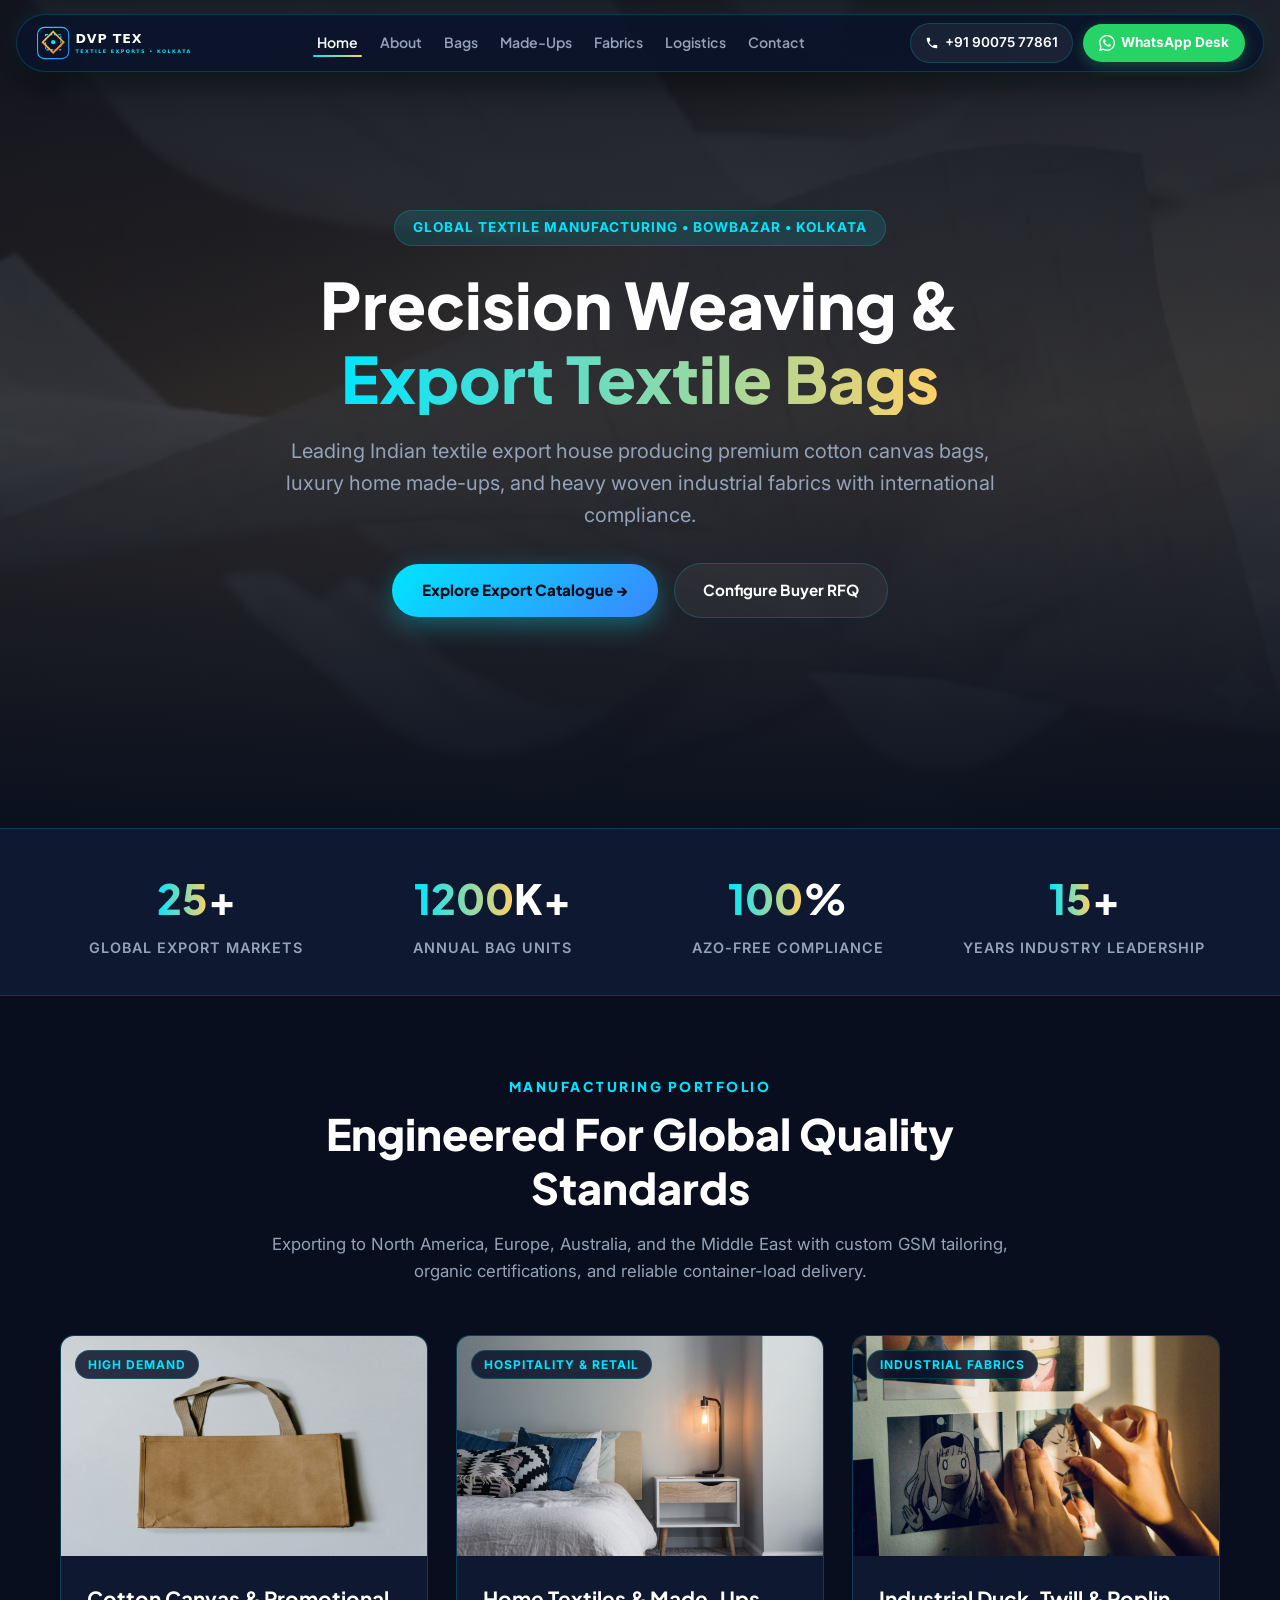
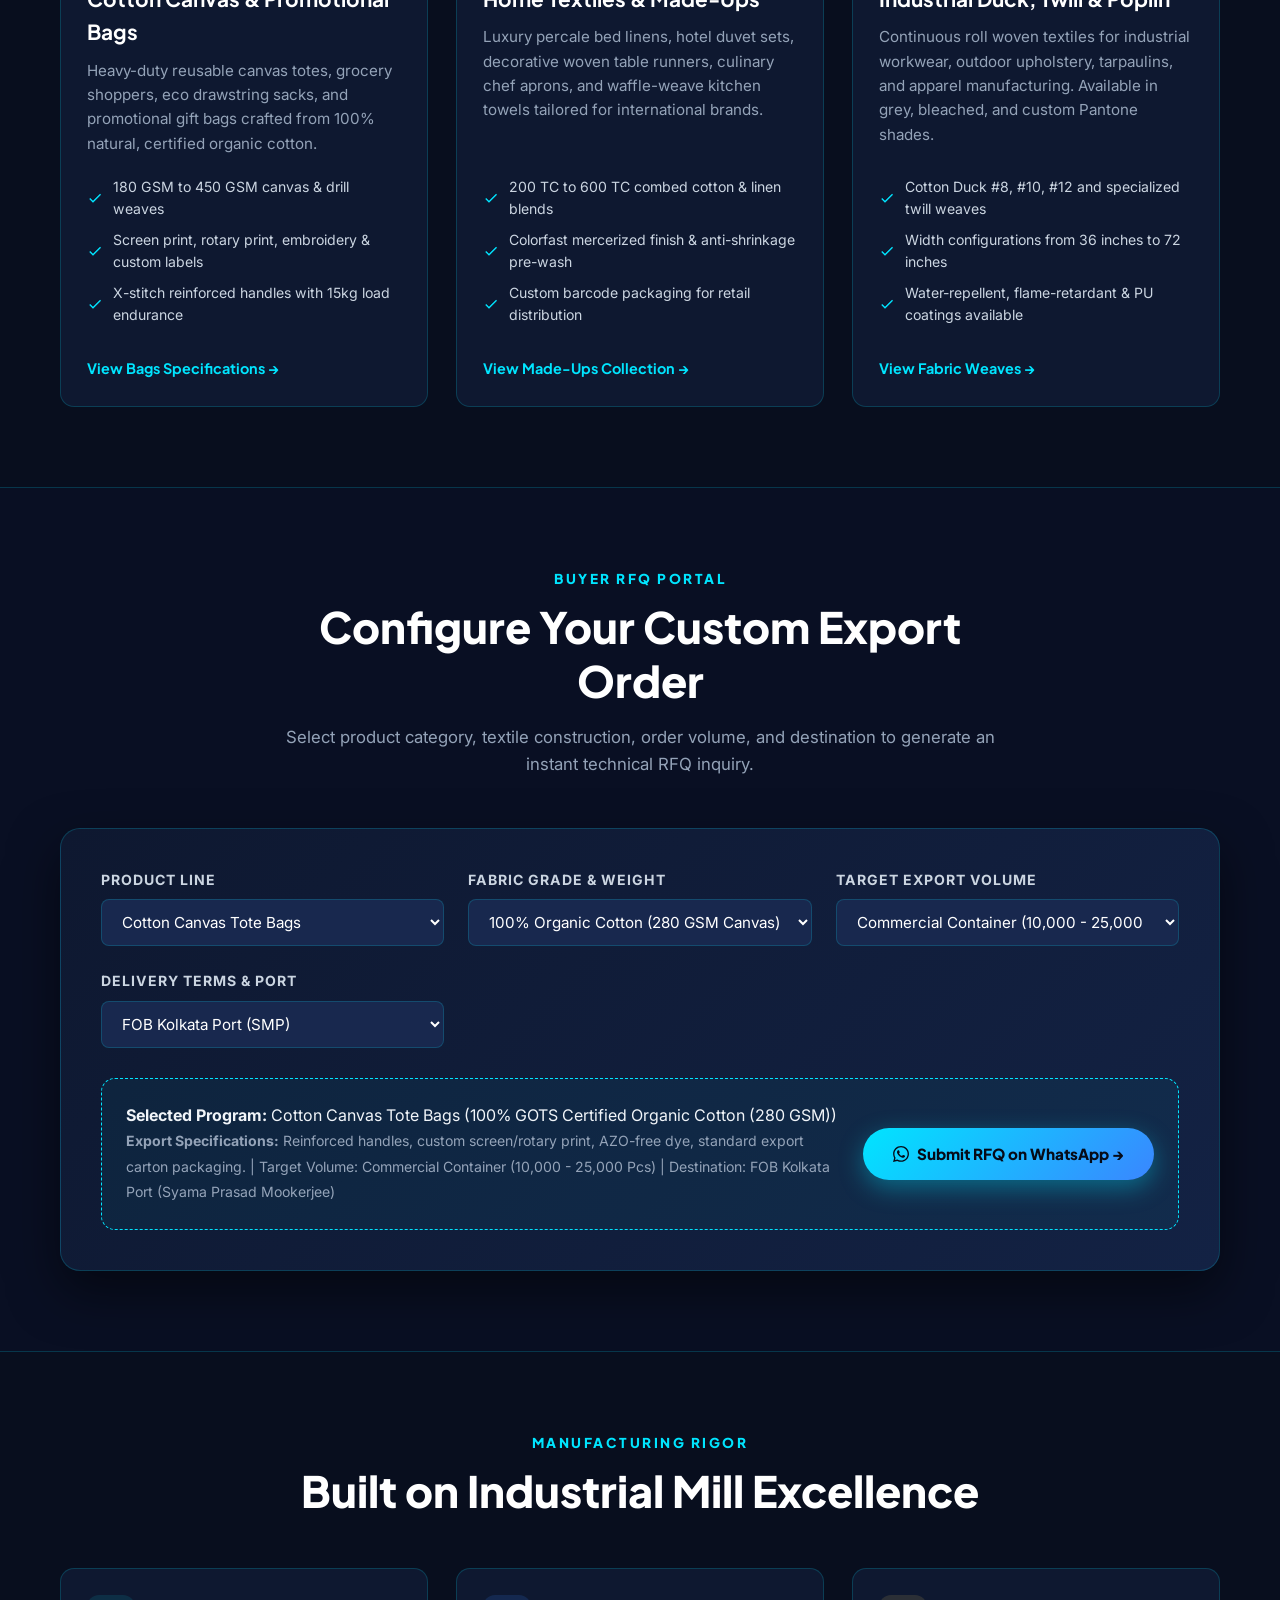
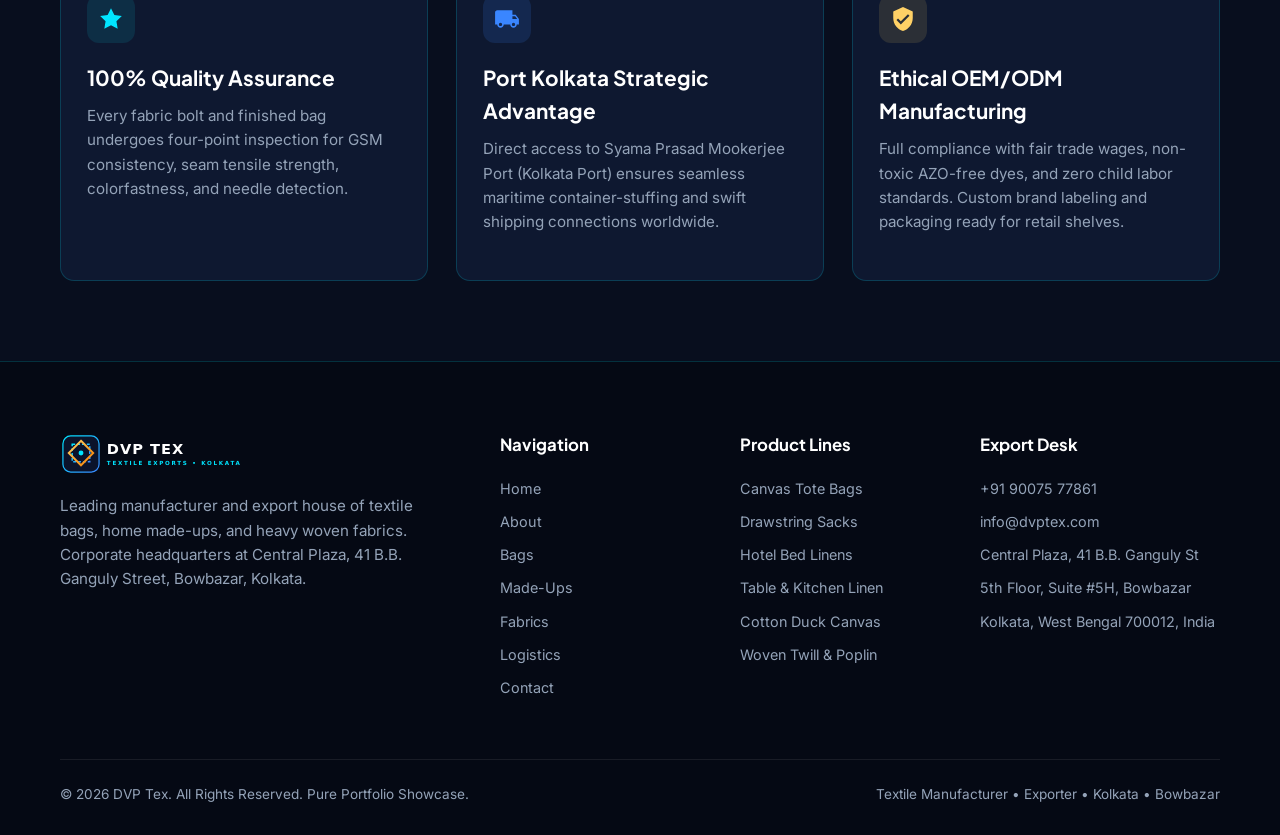
<file: index.html>
<!DOCTYPE html>
<html lang="en">
<head>
  <meta charset="UTF-8">
  <meta name="viewport" content="width=device-width, initial-scale=1.0">
  <title>DVP Tex | Manufacturer &amp; Exporter of Textile Bags, Made-Ups &amp; Fabrics Kolkata</title>
  <meta name="description" content="Premier textile manufacturer and export house in Bowbazar, Kolkata. Specializing in cotton canvas bags, home textile made-ups, woven duck/twill fabrics, and OEM/ODM global export solutions.">
  <link rel="icon" type="image/svg+xml" href="assets/images/favicon.svg">
  <link rel="icon" type="image/png" sizes="32x32" href="assets/images/favicon-32x32.png">
  <link rel="apple-touch-icon" href="assets/images/apple-touch-icon.png">
  <link rel="preconnect" href="https://fonts.googleapis.com">
  <link rel="preconnect" href="https://fonts.gstatic.com" crossorigin>
  <link href="https://fonts.googleapis.com/css2?family=Plus+Jakarta+Sans:wght@600;700;800;900&family=Inter:wght@400;500;600;700&display=swap" rel="stylesheet">
  <link rel="stylesheet" href="style.css">
</head>
<body>

  <!-- TheDivine Floating Pill Navbar -->
  <header class="nav-header-wrapper">
    <nav class="the-divine-nav" aria-label="Main Navigation">
      <a href="index.html" class="nav-brand">
        <img src="assets/images/logo.svg" alt="DVP Tex Logo">
      </a>
      <ul class="nav-links">
        <li><a href="index.html" class="nav-link active">Home</a></li>
        <li><a href="about.html" class="nav-link">About</a></li>
        <li><a href="bags.html" class="nav-link">Bags</a></li>
        <li><a href="made-ups.html" class="nav-link">Made-Ups</a></li>
        <li><a href="fabrics.html" class="nav-link">Fabrics</a></li>
        <li><a href="export.html" class="nav-link">Logistics</a></li>
        <li><a href="contact.html" class="nav-link">Contact</a></li>
      </ul>
      <div class="nav-actions">
        <a href="tel:+919007577861" class="btn-nav-call" title="Call DVP Tex">
          <svg width="14" height="14" viewBox="0 0 24 24" fill="currentColor"><path d="M20 15.5c-1.2 0-2.4-.2-3.6-.6-.3-.1-.7 0-1 .2l-2.2 2.2c-2.8-1.4-5.1-3.8-6.6-6.6l2.2-2.2c.3-.3.4-.7.2-1-.4-1.1-.6-2.3-.6-3.5 0-.6-.4-1-1-1H4c-.6 0-1 .4-1 1 0 9.4 7.6 17 17 17 .6 0 1-.4 1-1v-3.5c0-.6-.4-1-1-1z"/></svg>
          +91 90075 77861
        </a>
        <a href="https://wa.me/919007577861?text=Hello%20DVP%20Tex!%20We%20would%20like%20to%20inquire%20about%20your%20export%20textile%20catalogue." target="_blank" rel="noopener noreferrer" class="btn-nav-wa" title="WhatsApp Export Desk">
          <svg class="wa-icon-white" viewBox="0 0 24 24"><path d="M.057 24l1.687-6.163c-1.041-1.804-1.588-3.849-1.587-5.946.003-6.556 5.338-11.891 11.893-11.891 3.181.001 6.167 1.24 8.413 3.488 2.245 2.248 3.481 5.236 3.48 8.414-.003 6.557-5.338 11.892-11.893 11.892-1.99-.001-3.951-.5-5.688-1.448l-6.305 1.654zm6.597-3.807c1.676.995 3.276 1.591 5.392 1.592 5.448 0 9.886-4.434 9.889-9.885.002-5.462-4.415-9.89-9.881-9.892-5.452 0-9.887 4.434-9.889 9.884-.001 2.225.651 3.891 1.746 5.634l-.999 3.648 3.742-.981zm11.387-5.464c-.074-.124-.272-.198-.57-.347-.297-.149-1.758-.868-2.031-.967-.272-.099-.47-.149-.669.149-.198.297-.768.967-.941 1.165-.173.198-.347.223-.644.074-.297-.149-1.255-.462-2.39-1.475-.883-.788-1.48-1.761-1.653-2.059-.173-.297-.018-.458.13-.606.134-.133.297-.347.446-.521.151-.172.2-.296.3-.495.099-.198.05-.372-.025-.521-.075-.148-.669-1.611-.916-2.206-.242-.579-.487-.501-.669-.51l-.57-.01c-.198 0-.52.074-.792.372s-1.04 1.016-1.04 2.479 1.065 2.876 1.213 3.074c.149.198 2.095 3.2 5.076 4.487.709.306 1.263.489 1.694.626.712.226 1.36.194 1.872.118.571-.085 1.758-.719 2.006-1.413.248-.695.248-1.29.173-1.414z"/></svg>
        WhatsApp Desk
      </a>
      <button class="mobile-nav-toggle" aria-label="Toggle navigation">
        <svg width="24" height="24" viewBox="0 0 24 24" stroke="currentColor" stroke-width="2" fill="none"><path d="M4 6h16M4 12h16M4 18h16"/></svg>
      </button>
    </div>
  </nav>
</header>

<!-- Mobile Drawer -->
<div class="mobile-nav-drawer">
  <a href="index.html" class="nav-link active">Home</a>
  <a href="about.html" class="nav-link">About</a>
  <a href="bags.html" class="nav-link">Bags</a>
  <a href="made-ups.html" class="nav-link">Made-Ups</a>
  <a href="fabrics.html" class="nav-link">Fabrics</a>
  <a href="export.html" class="nav-link">Logistics</a>
  <a href="contact.html" class="nav-link">Contact</a>
</div>

<!-- Hero Section with Mandatory 16:9 Video -->
<section class="hero-wrapper">
  <video class="hero-video-bg" autoplay loop muted playsinline poster="assets/images/hero-poster.jpg">
    <source src="assets/videos/hero.mp4" type="video/mp4">
  </video>
  <div class="hero-overlay"></div>
  <div class="hero-content">
    <span class="hero-badge">Global Textile Manufacturing &bull; Bowbazar &bull; Kolkata</span>
    <h1 class="hero-title">
      Precision Weaving &amp;<br>
      <span class="typewriter-target">Export Textile Bags</span>
    </h1>
    <p class="hero-subtitle">
      Leading Indian textile export house producing premium cotton canvas bags, luxury home made-ups, and heavy woven industrial fabrics with international compliance.
    </p>
    <div class="hero-cta-group">
      <a href="bags.html" class="btn-primary">Explore Export Catalogue &rarr;</a>
      <a href="#rfq" class="btn-secondary">Configure Buyer RFQ</a>
    </div>
  </div>
</section>

<!-- Counter Telemetry Bar -->
<section class="counter-bar-wrapper">
  <div class="container">
    <div class="counter-grid">
      <div class="counter-item">
        <h3><span class="counter-val" data-target="25">0</span>+</h3>
        <p>Global Export Markets</p>
      </div>
      <div class="counter-item">
        <h3><span class="counter-val" data-target="1200">0</span>K+</h3>
        <p>Annual Bag Units</p>
      </div>
      <div class="counter-item">
        <h3><span class="counter-val" data-target="100">0</span>%</h3>
        <p>AZO-Free Compliance</p>
      </div>
      <div class="counter-item">
        <h3><span class="counter-val" data-target="15">0</span>+</h3>
        <p>Years Industry Leadership</p>
      </div>
    </div>
  </div>
</section>

<!-- Core Product Disciplines -->
<section class="section">
  <div class="container">
    <div class="section-header">
      <span class="section-subtitle">Manufacturing Portfolio</span>
      <h2 class="section-title">Engineered For Global Quality Standards</h2>
      <p class="section-desc">
        Exporting to North America, Europe, Australia, and the Middle East with custom GSM tailoring, organic certifications, and reliable container-load delivery.
      </p>
    </div>

    <div class="cards-grid">
      <!-- Product 1: Textile Bags -->
      <div class="card-luxury">
        <div class="card-img-wrap">
          <img src="assets/images/cotton-canvas-totes.jpg" alt="Export Cotton Canvas Bags" loading="lazy">
          <span class="card-badge">High Demand</span>
        </div>
        <div class="card-body">
          <h3 class="card-title">Cotton Canvas &amp; Promotional Bags</h3>
          <p class="card-desc">
            Heavy-duty reusable canvas totes, grocery shoppers, eco drawstring sacks, and promotional gift bags crafted from 100% natural, certified organic cotton.
          </p>
          <ul class="card-features">
            <li><svg viewBox="0 0 24 24"><path d="M9 16.17L4.83 12l-1.42 1.41L9 19 21 7l-1.41-1.41z"/></svg> 180 GSM to 450 GSM canvas &amp; drill weaves</li>
            <li><svg viewBox="0 0 24 24"><path d="M9 16.17L4.83 12l-1.42 1.41L9 19 21 7l-1.41-1.41z"/></svg> Screen print, rotary print, embroidery &amp; custom labels</li>
            <li><svg viewBox="0 0 24 24"><path d="M9 16.17L4.83 12l-1.42 1.41L9 19 21 7l-1.41-1.41z"/></svg> X-stitch reinforced handles with 15kg load endurance</li>
          </ul>
          <a href="bags.html" class="card-cta">View Bags Specifications &rarr;</a>
        </div>
      </div>

      <!-- Product 2: Home Made-Ups -->
      <div class="card-luxury">
        <div class="card-img-wrap">
          <img src="assets/images/luxury-bed-linens.jpg" alt="Home Textiles & Made-Ups" loading="lazy">
          <span class="card-badge">Hospitality &amp; Retail</span>
        </div>
        <div class="card-body">
          <h3 class="card-title">Home Textiles &amp; Made-Ups</h3>
          <p class="card-desc">
            Luxury percale bed linens, hotel duvet sets, decorative woven table runners, culinary chef aprons, and waffle-weave kitchen towels tailored for international brands.
          </p>
          <ul class="card-features">
            <li><svg viewBox="0 0 24 24"><path d="M9 16.17L4.83 12l-1.42 1.41L9 19 21 7l-1.41-1.41z"/></svg> 200 TC to 600 TC combed cotton &amp; linen blends</li>
            <li><svg viewBox="0 0 24 24"><path d="M9 16.17L4.83 12l-1.42 1.41L9 19 21 7l-1.41-1.41z"/></svg> Colorfast mercerized finish &amp; anti-shrinkage pre-wash</li>
            <li><svg viewBox="0 0 24 24"><path d="M9 16.17L4.83 12l-1.42 1.41L9 19 21 7l-1.41-1.41z"/></svg> Custom barcode packaging for retail distribution</li>
          </ul>
          <a href="made-ups.html" class="card-cta">View Made-Ups Collection &rarr;</a>
        </div>
      </div>

      <!-- Product 3: Woven Industrial Fabrics -->
      <div class="card-luxury">
        <div class="card-img-wrap">
          <img src="assets/images/organic-fabric-rolls.jpg" alt="Woven Duck Canvas & Twill Fabrics" loading="lazy">
          <span class="card-badge">Industrial Fabrics</span>
        </div>
        <div class="card-body">
          <h3 class="card-title">Industrial Duck, Twill &amp; Poplin</h3>
          <p class="card-desc">
            Continuous roll woven textiles for industrial workwear, outdoor upholstery, tarpaulins, and apparel manufacturing. Available in grey, bleached, and custom Pantone shades.
          </p>
          <ul class="card-features">
            <li><svg viewBox="0 0 24 24"><path d="M9 16.17L4.83 12l-1.42 1.41L9 19 21 7l-1.41-1.41z"/></svg> Cotton Duck #8, #10, #12 and specialized twill weaves</li>
            <li><svg viewBox="0 0 24 24"><path d="M9 16.17L4.83 12l-1.42 1.41L9 19 21 7l-1.41-1.41z"/></svg> Width configurations from 36 inches to 72 inches</li>
            <li><svg viewBox="0 0 24 24"><path d="M9 16.17L4.83 12l-1.42 1.41L9 19 21 7l-1.41-1.41z"/></svg> Water-repellent, flame-retardant &amp; PU coatings available</li>
          </ul>
          <a href="fabrics.html" class="card-cta">View Fabric Weaves &rarr;</a>
        </div>
      </div>
    </div>
  </div>
</section>

<!-- Interactive Export RFQ & Specification Intake Widget -->
<section class="section" id="rfq" style="background: rgba(11, 19, 43, 0.4); border-top: 1px solid var(--border-color); border-bottom: 1px solid var(--border-color);">
  <div class="container">
    <div class="section-header">
      <span class="section-subtitle">Buyer RFQ Portal</span>
      <h2 class="section-title">Configure Your Custom Export Order</h2>
      <p class="section-desc">
        Select product category, textile construction, order volume, and destination to generate an instant technical RFQ inquiry.
      </p>
    </div>

    <div class="estimator-widget">
      <div class="estimator-grid">
        <div class="est-field">
          <label for="rfqCategory">Product Line</label>
          <select id="rfqCategory">
            <option value="Cotton Canvas Tote Bags" selected>Cotton Canvas Tote Bags</option>
            <option value="Heavy Duty Drawstring Bags">Heavy Duty Drawstring Bags</option>
            <option value="Hospitality Bed Linen Made-Ups">Hospitality Bed Linen Made-Ups</option>
            <option value="Table Linen &amp; Kitchen Aprons">Table Linen &amp; Kitchen Aprons</option>
            <option value="Woven Cotton Duck Canvas Fabric">Woven Cotton Duck Canvas Fabric</option>
            <option value="Heavy Twill &amp; Poplin Rolls">Heavy Twill &amp; Poplin Rolls</option>
          </select>
        </div>

        <div class="est-field">
          <label for="rfqMaterial">Fabric Grade &amp; Weight</label>
          <select id="rfqMaterial">
            <option value="100% GOTS Certified Organic Cotton (280 GSM)" selected>100% Organic Cotton (280 GSM Canvas)</option>
            <option value="Heavyweight Duck Canvas (400 GSM)">Heavyweight Duck Canvas (400 GSM)</option>
            <option value="300 TC Percale Combed Cotton">300 TC Percale Combed Cotton</option>
            <option value="Commercial 2/20 Twill">Commercial 2/20 Twill (Dyed)</option>
            <option value="Polyester-Cotton Blends (65/35)">Polyester-Cotton Blends (65/35)</option>
          </select>
        </div>

        <div class="est-field">
          <label for="rfqVolume">Target Export Volume</label>
          <select id="rfqVolume">
            <option value="Trial Batch (1,000 - 3,000 Pcs)">Trial Batch (1,000 - 3,000 Pcs)</option>
            <option value="Commercial Container (10,000 - 25,000 Pcs)" selected>Commercial Container (10,000 - 25,000 Pcs)</option>
            <option value="Full 40ft High Cube Container (50,000+ Pcs)">Full 40ft HQ Container (50,000+ Pcs)</option>
            <option value="Continuous Fabric Rolls (5,000+ Meters)">Continuous Fabric Rolls (5,000+ Meters)</option>
          </select>
        </div>

        <div class="est-field">
          <label for="rfqDestination">Delivery Terms &amp; Port</label>
          <select id="rfqDestination">
            <option value="FOB Kolkata Port (Syama Prasad Mookerjee)" selected>FOB Kolkata Port (SMP)</option>
            <option value="CIF North America (New York / Los Angeles)">CIF North America (NY / LA)</option>
            <option value="CIF Europe (Rotterdam / Hamburg / Felixstowe)">CIF Europe (Rotterdam / Hamburg)</option>
            <option value="CIF Middle East (Jebel Ali, UAE)">CIF Middle East (Jebel Ali, UAE)</option>
            <option value="CIF Australia (Sydney / Melbourne)">CIF Australia (Sydney / Melbourne)</option>
          </select>
        </div>
      </div>

      <div class="estimator-output">
        <div class="est-specs">
          <div id="rfqDetails">
            <!-- Dynamically populated by main.js -->
          </div>
        </div>
        <div>
          <a id="rfqWaBtn" href="#" target="_blank" rel="noopener noreferrer" class="btn-primary" style="white-space: nowrap;">
            <svg class="wa-icon-white" viewBox="0 0 24 24" style="fill: #060b18;"><path d="M.057 24l1.687-6.163c-1.041-1.804-1.588-3.849-1.587-5.946.003-6.556 5.338-11.891 11.893-11.891 3.181.001 6.167 1.24 8.413 3.488 2.245 2.248 3.481 5.236 3.48 8.414-.003 6.557-5.338 11.892-11.893 11.892-1.99-.001-3.951-.5-5.688-1.448l-6.305 1.654zm6.597-3.807c1.676.995 3.276 1.591 5.392 1.592 5.448 0 9.886-4.434 9.889-9.885.002-5.462-4.415-9.89-9.881-9.892-5.452 0-9.887 4.434-9.889 9.884-.001 2.225.651 3.891 1.746 5.634l-.999 3.648 3.742-.981zm11.387-5.464c-.074-.124-.272-.198-.57-.347-.297-.149-1.758-.868-2.031-.967-.272-.099-.47-.149-.669.149-.198.297-.768.967-.941 1.165-.173.198-.347.223-.644.074-.297-.149-1.255-.462-2.39-1.475-.883-.788-1.48-1.761-1.653-2.059-.173-.297-.018-.458.13-.606.134-.133.297-.347.446-.521.151-.172.2-.296.3-.495.099-.198.05-.372-.025-.521-.075-.148-.669-1.611-.916-2.206-.242-.579-.487-.501-.669-.51l-.57-.01c-.198 0-.52.074-.792.372s-1.04 1.016-1.04 2.479 1.065 2.876 1.213 3.074c.149.198 2.095 3.2 5.076 4.487.709.306 1.263.489 1.694.626.712.226 1.36.194 1.872.118.571-.085 1.758-.719 2.006-1.413.248-.695.248-1.29.173-1.414z"/></svg>
            Submit RFQ on WhatsApp &rarr;
          </a>
        </div>
      </div>
    </div>
  </div>
</section>

<!-- Manufacturing Infrastructure Section -->
<section class="section">
  <div class="container">
    <div class="section-header">
      <span class="section-subtitle">Manufacturing Rigor</span>
      <h2 class="section-title">Built on Industrial Mill Excellence</h2>
    </div>

    <div class="cards-grid">
      <div class="card-luxury">
        <div class="card-body">
          <div style="width: 48px; height: 48px; border-radius: 12px; background: rgba(0, 229, 255, 0.1); display: flex; align-items: center; justify-content: center; margin-bottom: 18px; color: var(--accent-cyan);">
            <svg width="26" height="26" viewBox="0 0 24 24" fill="currentColor"><path d="M12 2l3.09 6.26L22 9.27l-5 4.87 1.18 6.88L12 17.77l-6.18 3.25L7 14.14 2 9.27l6.91-1.01L12 2z"/></svg>
          </div>
          <h3 class="card-title">100% Quality Assurance</h3>
          <p class="card-desc">
            Every fabric bolt and finished bag undergoes four-point inspection for GSM consistency, seam tensile strength, colorfastness, and needle detection.
          </p>
        </div>
      </div>

      <div class="card-luxury">
        <div class="card-body">
          <div style="width: 48px; height: 48px; border-radius: 12px; background: rgba(58, 134, 255, 0.15); display: flex; align-items: center; justify-content: center; margin-bottom: 18px; color: var(--accent-blue);">
            <svg width="26" height="26" viewBox="0 0 24 24" fill="currentColor"><path d="M20 8h-3V4H3c-1.1 0-2 .9-2 2v11h2c0 1.66 1.34 3 3 3s3-1.34 3-3h6c0 1.66 1.34 3 3 3s3-1.34 3-3h2v-5l-3-4zM6 18.5c-.83 0-1.5-.67-1.5-1.5s.67-1.5 1.5-1.5 1.5.67 1.5 1.5-.67 1.5-1.5 1.5zm13.5-9l1.96 2.5H17V9.5h2.5zm-1.5 9c-.83 0-1.5-.67-1.5-1.5s.67-1.5 1.5-1.5 1.5.67 1.5 1.5-.67 1.5-1.5 1.5z"/></svg>
          </div>
          <h3 class="card-title">Port Kolkata Strategic Advantage</h3>
          <p class="card-desc">
            Direct access to Syama Prasad Mookerjee Port (Kolkata Port) ensures seamless maritime container-stuffing and swift shipping connections worldwide.
          </p>
        </div>
      </div>

      <div class="card-luxury">
        <div class="card-body">
          <div style="width: 48px; height: 48px; border-radius: 12px; background: rgba(255, 209, 102, 0.12); display: flex; align-items: center; justify-content: center; margin-bottom: 18px; color: var(--accent-gold);">
            <svg width="26" height="26" viewBox="0 0 24 24" fill="currentColor"><path d="M12 1L3 5v6c0 5.55 3.84 10.74 9 12 5.16-1.26 9-6.45 9-12V5l-9-4zm-2 16l-4-4 1.41-1.41L10 14.17l6.59-6.59L18 9l-8 8z"/></svg>
          </div>
          <h3 class="card-title">Ethical OEM/ODM Manufacturing</h3>
          <p class="card-desc">
            Full compliance with fair trade wages, non-toxic AZO-free dyes, and zero child labor standards. Custom brand labeling and packaging ready for retail shelves.
          </p>
        </div>
      </div>
    </div>
  </div>
</section>

<!-- Footer -->
<footer class="site-footer">
  <div class="container">
    <div class="footer-grid">
      <div class="footer-brand">
        <img src="assets/images/logo.svg" alt="DVP Tex Kolkata">
        <p>
          Leading manufacturer and export house of textile bags, home made-ups, and heavy woven fabrics. Corporate headquarters at Central Plaza, 41 B.B. Ganguly Street, Bowbazar, Kolkata.
        </p>
      </div>
      <div class="footer-col">
        <h4>Navigation</h4>
        <ul>
          <li><a href="index.html">Home</a></li>
          <li><a href="about.html">About</a></li>
          <li><a href="bags.html">Bags</a></li>
          <li><a href="made-ups.html">Made-Ups</a></li>
          <li><a href="fabrics.html">Fabrics</a></li>
          <li><a href="export.html">Logistics</a></li>
          <li><a href="contact.html">Contact</a></li>
        </ul>
      </div>
      <div class="footer-col">
        <h4>Product Lines</h4>
        <ul>
          <li><a href="bags.html">Canvas Tote Bags</a></li>
          <li><a href="bags.html">Drawstring Sacks</a></li>
          <li><a href="made-ups.html">Hotel Bed Linens</a></li>
          <li><a href="made-ups.html">Table &amp; Kitchen Linen</a></li>
          <li><a href="fabrics.html">Cotton Duck Canvas</a></li>
          <li><a href="fabrics.html">Woven Twill &amp; Poplin</a></li>
        </ul>
      </div>
      <div class="footer-col">
        <h4>Export Desk</h4>
        <ul>
          <li><a href="tel:+919007577861">+91 90075 77861</a></li>
          <li><a href="mailto:info@dvptex.com">info@dvptex.com</a></li>
          <li>Central Plaza, 41 B.B. Ganguly St</li>
          <li>5th Floor, Suite #5H, Bowbazar</li>
          <li>Kolkata, West Bengal 700012, India</li>
        </ul>
      </div>
    </div>

    <div class="footer-bottom">
      <p>&copy; 2026 DVP Tex. All Rights Reserved. Pure Portfolio Showcase.</p>
      <p>Textile Manufacturer &bull; Exporter &bull; Kolkata &bull; Bowbazar</p>
    </div>
  </div>
</footer>

<script src="main.js"></script>
</body>
</html>
</file>
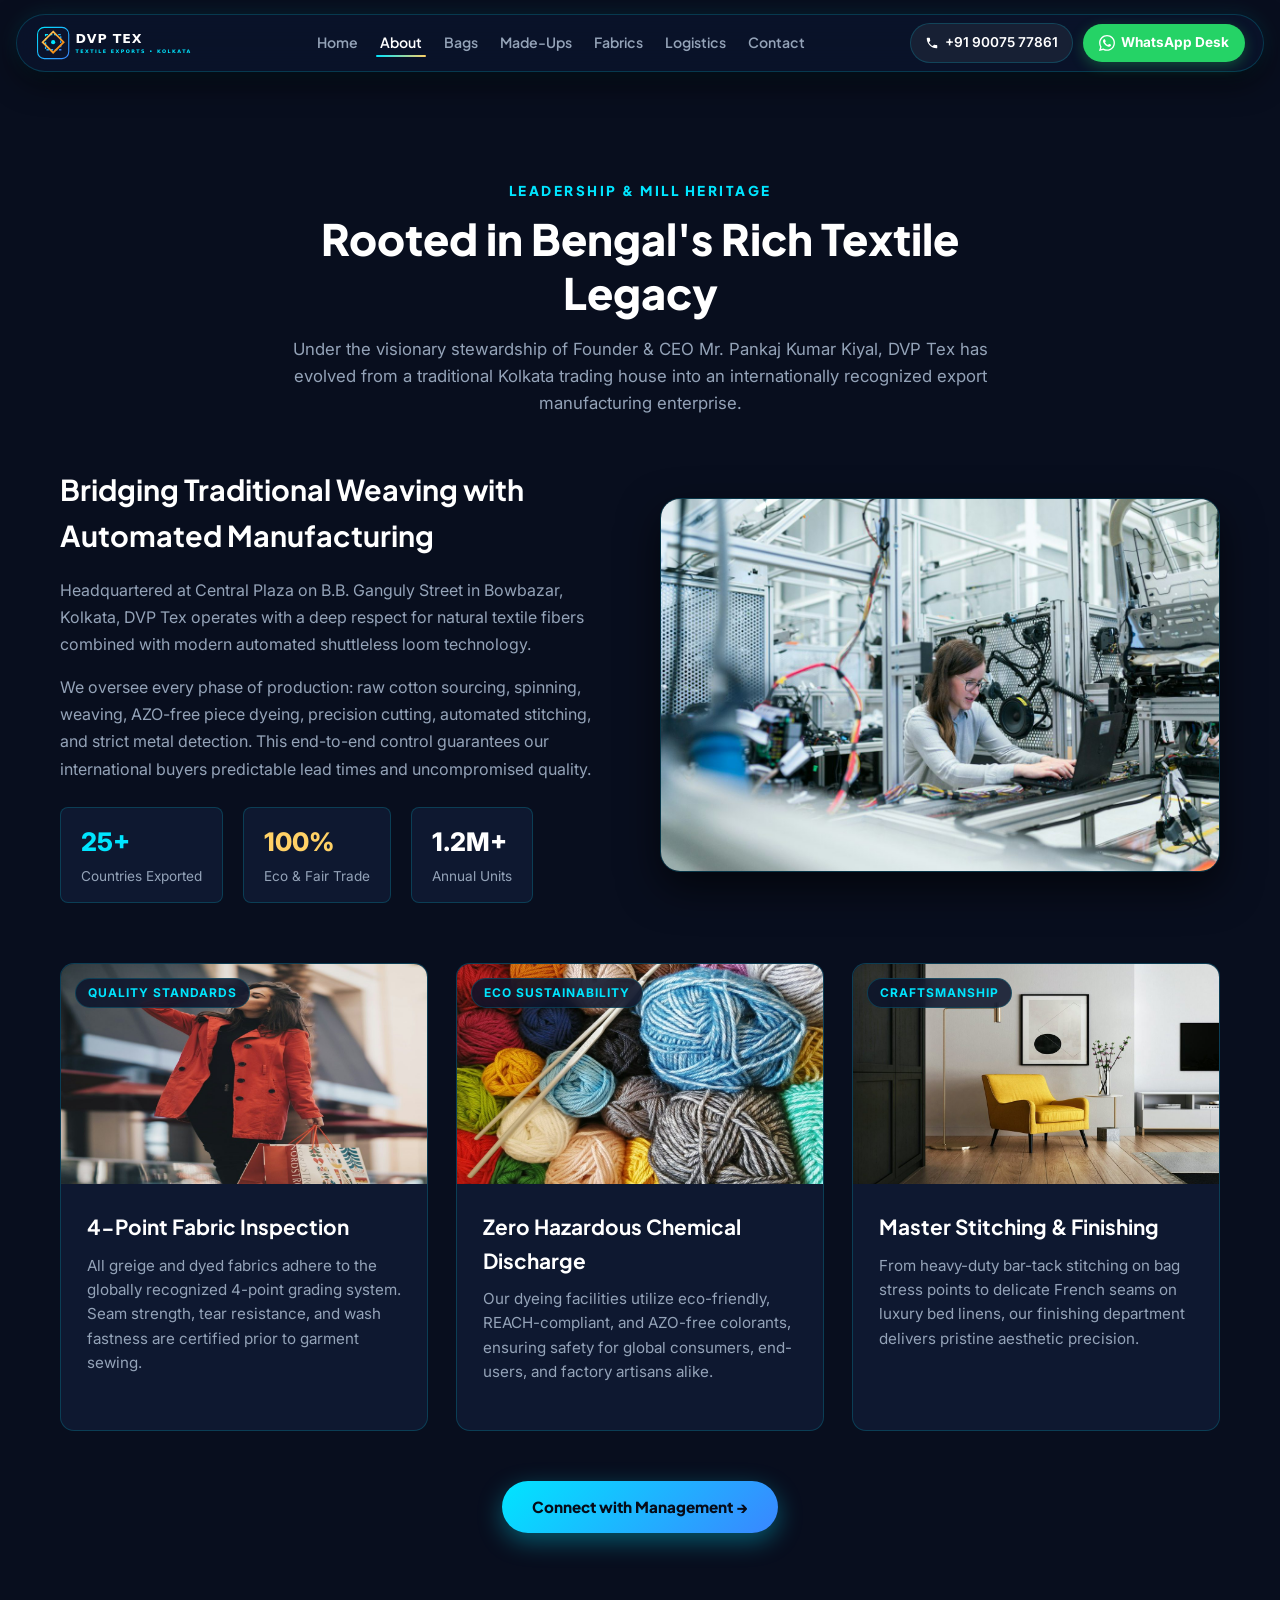
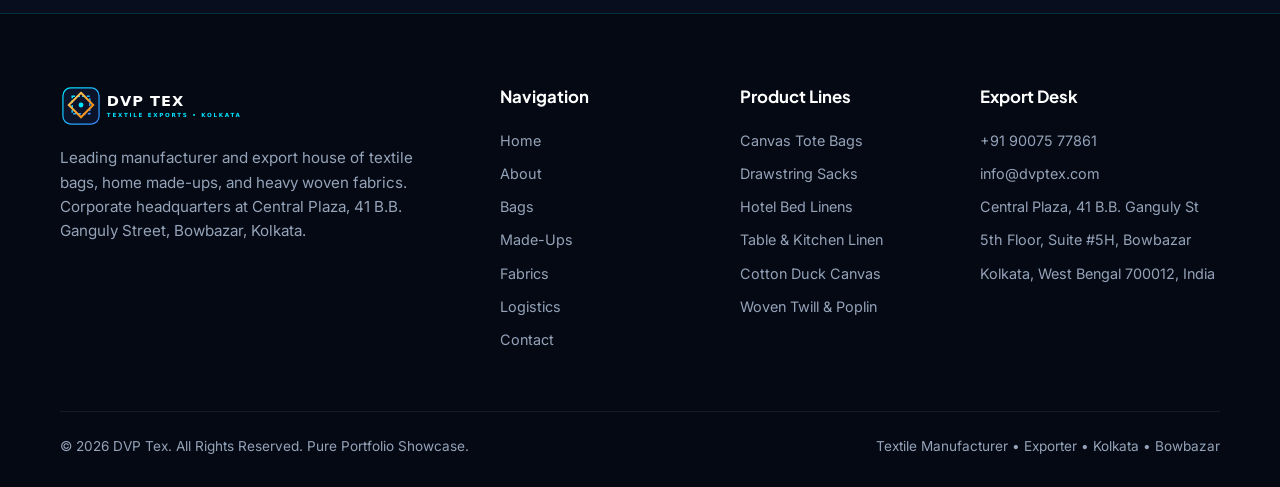
<file: about.html>
<!DOCTYPE html>
<html lang="en">
<head>
  <meta charset="UTF-8">
  <meta name="viewport" content="width=device-width, initial-scale=1.0">
  <title>Mill Heritage &amp; Leadership | DVP Tex Kolkata</title>
  <meta name="description" content="Discover the manufacturing heritage, leadership of Mr. Pankaj Kumar Kiyal, and international compliance standards at DVP Tex, Bowbazar, Kolkata.">
  <link rel="icon" type="image/svg+xml" href="assets/images/favicon.svg">
  <link rel="icon" type="image/png" sizes="32x32" href="assets/images/favicon-32x32.png">
  <link rel="apple-touch-icon" href="assets/images/apple-touch-icon.png">
  <link rel="preconnect" href="https://fonts.googleapis.com">
  <link rel="preconnect" href="https://fonts.gstatic.com" crossorigin>
  <link href="https://fonts.googleapis.com/css2?family=Plus+Jakarta+Sans:wght@600;700;800;900&family=Inter:wght@400;500;600;700&display=swap" rel="stylesheet">
  <link rel="stylesheet" href="style.css">
</head>
<body>

  <!-- TheDivine Floating Pill Navbar -->
  <header class="nav-header-wrapper">
    <nav class="the-divine-nav" aria-label="Main Navigation">
      <a href="index.html" class="nav-brand">
        <img src="assets/images/logo.svg" alt="DVP Tex Logo">
      </a>
      <ul class="nav-links">
        <li><a href="index.html" class="nav-link">Home</a></li>
        <li><a href="about.html" class="nav-link active">About</a></li>
        <li><a href="bags.html" class="nav-link">Bags</a></li>
        <li><a href="made-ups.html" class="nav-link">Made-Ups</a></li>
        <li><a href="fabrics.html" class="nav-link">Fabrics</a></li>
        <li><a href="export.html" class="nav-link">Logistics</a></li>
        <li><a href="contact.html" class="nav-link">Contact</a></li>
      </ul>
      <div class="nav-actions">
        <a href="tel:+919007577861" class="btn-nav-call" title="Call DVP Tex">
          <svg width="14" height="14" viewBox="0 0 24 24" fill="currentColor"><path d="M20 15.5c-1.2 0-2.4-.2-3.6-.6-.3-.1-.7 0-1 .2l-2.2 2.2c-2.8-1.4-5.1-3.8-6.6-6.6l2.2-2.2c.3-.3.4-.7.2-1-.4-1.1-.6-2.3-.6-3.5 0-.6-.4-1-1-1H4c-.6 0-1 .4-1 1 0 9.4 7.6 17 17 17 .6 0 1-.4 1-1v-3.5c0-.6-.4-1-1-1z"/></svg>
          +91 90075 77861
        </a>
        <a href="https://wa.me/919007577861?text=Hello%20DVP%20Tex!%20We%20would%20like%20to%20learn%20more%20about%20your%20mill%20manufacturing%20capabilities." target="_blank" rel="noopener noreferrer" class="btn-nav-wa" title="WhatsApp Export Desk">
          <svg class="wa-icon-white" viewBox="0 0 24 24"><path d="M.057 24l1.687-6.163c-1.041-1.804-1.588-3.849-1.587-5.946.003-6.556 5.338-11.891 11.893-11.891 3.181.001 6.167 1.24 8.413 3.488 2.245 2.248 3.481 5.236 3.48 8.414-.003 6.557-5.338 11.892-11.893 11.892-1.99-.001-3.951-.5-5.688-1.448l-6.305 1.654zm6.597-3.807c1.676.995 3.276 1.591 5.392 1.592 5.448 0 9.886-4.434 9.889-9.885.002-5.462-4.415-9.89-9.881-9.892-5.452 0-9.887 4.434-9.889 9.884-.001 2.225.651 3.891 1.746 5.634l-.999 3.648 3.742-.981zm11.387-5.464c-.074-.124-.272-.198-.57-.347-.297-.149-1.758-.868-2.031-.967-.272-.099-.47-.149-.669.149-.198.297-.768.967-.941 1.165-.173.198-.347.223-.644.074-.297-.149-1.255-.462-2.39-1.475-.883-.788-1.48-1.761-1.653-2.059-.173-.297-.018-.458.13-.606.134-.133.297-.347.446-.521.151-.172.2-.296.3-.495.099-.198.05-.372-.025-.521-.075-.148-.669-1.611-.916-2.206-.242-.579-.487-.501-.669-.51l-.57-.01c-.198 0-.52.074-.792.372s-1.04 1.016-1.04 2.479 1.065 2.876 1.213 3.074c.149.198 2.095 3.2 5.076 4.487.709.306 1.263.489 1.694.626.712.226 1.36.194 1.872.118.571-.085 1.758-.719 2.006-1.413.248-.695.248-1.29.173-1.414z"/></svg>
        WhatsApp Desk
      </a>
      <button class="mobile-nav-toggle" aria-label="Toggle navigation">
        <svg width="24" height="24" viewBox="0 0 24 24" stroke="currentColor" stroke-width="2" fill="none"><path d="M4 6h16M4 12h16M4 18h16"/></svg>
      </button>
    </div>
  </nav>
</header>

<!-- Mobile Drawer -->
<div class="mobile-nav-drawer">
  <a href="index.html" class="nav-link">Home</a>
  <a href="about.html" class="nav-link active">About</a>
  <a href="bags.html" class="nav-link">Bags</a>
  <a href="made-ups.html" class="nav-link">Made-Ups</a>
  <a href="fabrics.html" class="nav-link">Fabrics</a>
  <a href="export.html" class="nav-link">Logistics</a>
  <a href="contact.html" class="nav-link">Contact</a>
</div>

<main style="padding-top: 100px;">
  <section class="section">
    <div class="container">
      <div class="section-header">
        <span class="section-subtitle">Leadership &amp; Mill Heritage</span>
        <h1 class="section-title">Rooted in Bengal's Rich Textile Legacy</h1>
        <p class="section-desc">
          Under the visionary stewardship of Founder &amp; CEO Mr. Pankaj Kumar Kiyal, DVP Tex has evolved from a traditional Kolkata trading house into an internationally recognized export manufacturing enterprise.
        </p>
      </div>

      <div style="display: grid; grid-template-columns: repeat(auto-fit, minmax(320px, 1fr)); gap: 40px; align-items: center; margin-bottom: 60px;">
        <div>
          <h2 style="font-size: 1.8rem; color: #fff; margin-bottom: 18px; font-family: var(--font-heading);">
            Bridging Traditional Weaving with Automated Manufacturing
          </h2>
          <p style="color: var(--text-muted); line-height: 1.7; margin-bottom: 16px;">
            Headquartered at Central Plaza on B.B. Ganguly Street in Bowbazar, Kolkata, DVP Tex operates with a deep respect for natural textile fibers combined with modern automated shuttleless loom technology.
          </p>
          <p style="color: var(--text-muted); line-height: 1.7; margin-bottom: 24px;">
            We oversee every phase of production: raw cotton sourcing, spinning, weaving, AZO-free piece dyeing, precision cutting, automated stitching, and strict metal detection. This end-to-end control guarantees our international buyers predictable lead times and uncompromised quality.
          </p>
          <div style="display: flex; gap: 20px; flex-wrap: wrap;">
            <div style="background: var(--bg-card); border: 1px solid var(--border-color); border-radius: var(--radius-sm); padding: 14px 20px;">
              <span style="font-size: 1.6rem; font-weight: 800; color: var(--accent-cyan); display: block;">25+</span>
              <span style="font-size: 0.85rem; color: var(--text-muted);">Countries Exported</span>
            </div>
            <div style="background: var(--bg-card); border: 1px solid var(--border-color); border-radius: var(--radius-sm); padding: 14px 20px;">
              <span style="font-size: 1.6rem; font-weight: 800; color: var(--accent-gold); display: block;">100%</span>
              <span style="font-size: 0.85rem; color: var(--text-muted);">Eco &amp; Fair Trade</span>
            </div>
            <div style="background: var(--bg-card); border: 1px solid var(--border-color); border-radius: var(--radius-sm); padding: 14px 20px;">
              <span style="font-size: 1.6rem; font-weight: 800; color: #fff; display: block;">1.2M+</span>
              <span style="font-size: 0.85rem; color: var(--text-muted);">Annual Units</span>
            </div>
          </div>
        </div>

        <div style="border-radius: var(--radius-lg); overflow: hidden; border: 1px solid var(--border-color); box-shadow: 0 16px 40px rgba(0,0,0,0.6);">
          <img src="assets/images/industrial-weaving-loom.jpg" alt="Industrial Weaving Loom Machinery" loading="lazy" style="width: 100%; height: auto;">
        </div>
      </div>

      <!-- Compliance & Certification Pillars -->
      <div class="cards-grid">
        <div class="card-luxury">
          <div class="card-img-wrap">
            <img src="assets/images/quality-inspection-fabric.jpg" alt="Quality Assurance Lab" loading="lazy">
            <span class="card-badge">Quality Standards</span>
          </div>
          <div class="card-body">
            <h3 class="card-title">4-Point Fabric Inspection</h3>
            <p class="card-desc">
              All greige and dyed fabrics adhere to the globally recognized 4-point grading system. Seam strength, tear resistance, and wash fastness are certified prior to garment sewing.
            </p>
          </div>
        </div>

        <div class="card-luxury">
          <div class="card-img-wrap">
            <img src="assets/images/yarn-spinning-spools.jpg" alt="Eco Dyeing and Cotton Yarn" loading="lazy">
            <span class="card-badge">Eco Sustainability</span>
          </div>
          <div class="card-body">
            <h3 class="card-title">Zero Hazardous Chemical Discharge</h3>
            <p class="card-desc">
              Our dyeing facilities utilize eco-friendly, REACH-compliant, and AZO-free colorants, ensuring safety for global consumers, end-users, and factory artisans alike.
            </p>
          </div>
        </div>

        <div class="card-luxury">
          <div class="card-img-wrap">
            <img src="assets/images/textile-craftsmanship-detail.jpg" alt="Precision Stitching and Finishing" loading="lazy">
            <span class="card-badge">Craftsmanship</span>
          </div>
          <div class="card-body">
            <h3 class="card-title">Master Stitching &amp; Finishing</h3>
            <p class="card-desc">
              From heavy-duty bar-tack stitching on bag stress points to delicate French seams on luxury bed linens, our finishing department delivers pristine aesthetic precision.
            </p>
          </div>
        </div>
      </div>

      <div style="text-align: center; margin-top: 50px;">
        <a href="contact.html" class="btn-primary">Connect with Management &rarr;</a>
      </div>
    </div>
  </section>
</main>

<!-- Footer -->
<footer class="site-footer">
  <div class="container">
    <div class="footer-grid">
      <div class="footer-brand">
        <img src="assets/images/logo.svg" alt="DVP Tex Kolkata">
        <p>
          Leading manufacturer and export house of textile bags, home made-ups, and heavy woven fabrics. Corporate headquarters at Central Plaza, 41 B.B. Ganguly Street, Bowbazar, Kolkata.
        </p>
      </div>
      <div class="footer-col">
        <h4>Navigation</h4>
        <ul>
          <li><a href="index.html">Home</a></li>
          <li><a href="about.html">About</a></li>
          <li><a href="bags.html">Bags</a></li>
          <li><a href="made-ups.html">Made-Ups</a></li>
          <li><a href="fabrics.html">Fabrics</a></li>
          <li><a href="export.html">Logistics</a></li>
          <li><a href="contact.html">Contact</a></li>
        </ul>
      </div>
      <div class="footer-col">
        <h4>Product Lines</h4>
        <ul>
          <li><a href="bags.html">Canvas Tote Bags</a></li>
          <li><a href="bags.html">Drawstring Sacks</a></li>
          <li><a href="made-ups.html">Hotel Bed Linens</a></li>
          <li><a href="made-ups.html">Table &amp; Kitchen Linen</a></li>
          <li><a href="fabrics.html">Cotton Duck Canvas</a></li>
          <li><a href="fabrics.html">Woven Twill &amp; Poplin</a></li>
        </ul>
      </div>
      <div class="footer-col">
        <h4>Export Desk</h4>
        <ul>
          <li><a href="tel:+919007577861">+91 90075 77861</a></li>
          <li><a href="mailto:info@dvptex.com">info@dvptex.com</a></li>
          <li>Central Plaza, 41 B.B. Ganguly St</li>
          <li>5th Floor, Suite #5H, Bowbazar</li>
          <li>Kolkata, West Bengal 700012, India</li>
        </ul>
      </div>
    </div>

    <div class="footer-bottom">
      <p>&copy; 2026 DVP Tex. All Rights Reserved. Pure Portfolio Showcase.</p>
      <p>Textile Manufacturer &bull; Exporter &bull; Kolkata &bull; Bowbazar</p>
    </div>
  </div>
</footer>

<script src="main.js"></script>
</body>
</html>
</file>
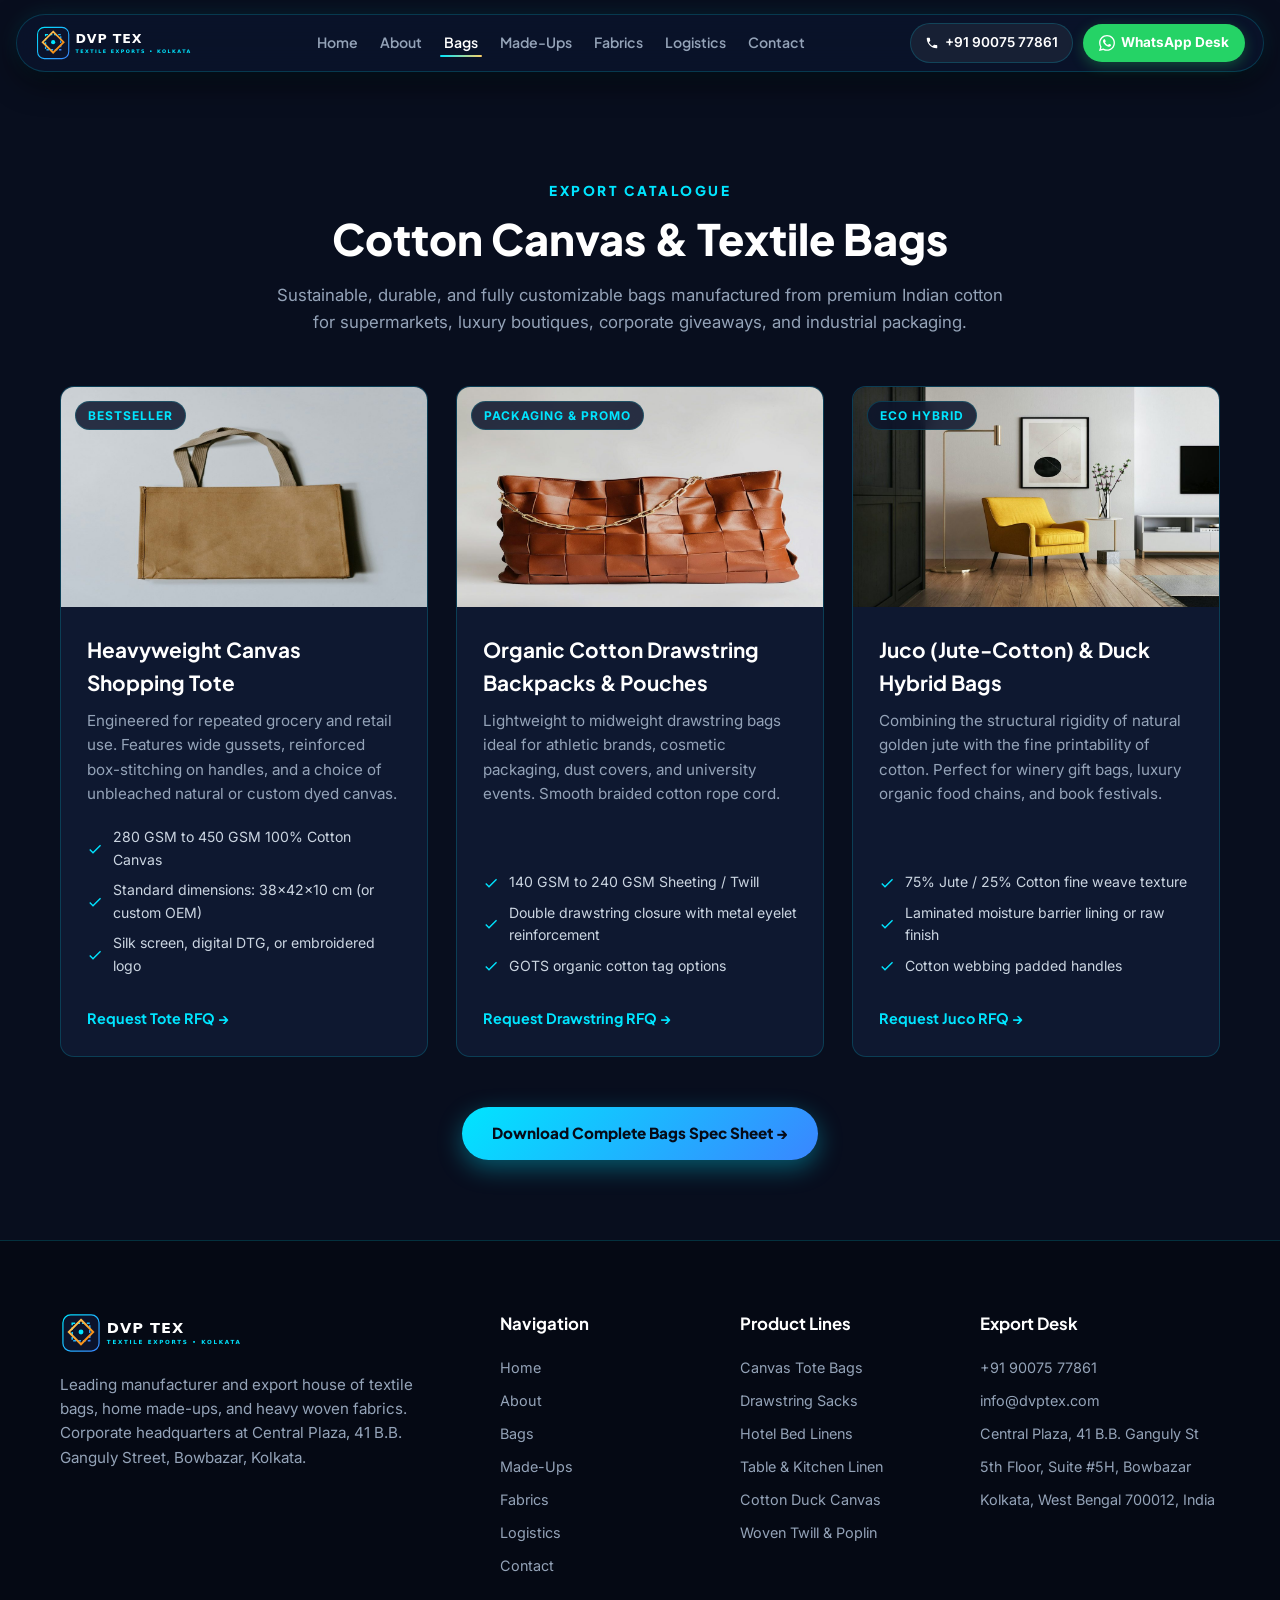
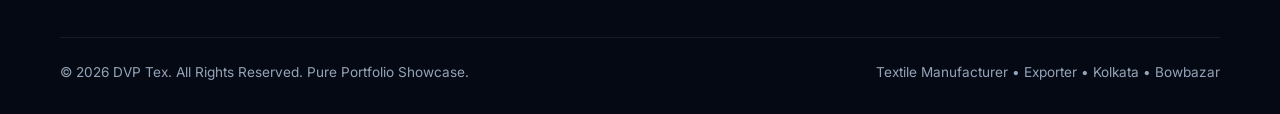
<file: bags.html>
<!DOCTYPE html>
<html lang="en">
<head>
  <meta charset="UTF-8">
  <meta name="viewport" content="width=device-width, initial-scale=1.0">
  <title>Export Textile Bags &amp; Cotton Canvas Totes | DVP Tex Kolkata</title>
  <meta name="description" content="Explore DVP Tex's manufacturing catalogue of cotton canvas tote bags, heavy-duty drawstring sacks, grocery shoppers, and promotional bags for global retail and corporate branding.">
  <link rel="icon" type="image/svg+xml" href="assets/images/favicon.svg">
  <link rel="icon" type="image/png" sizes="32x32" href="assets/images/favicon-32x32.png">
  <link rel="apple-touch-icon" href="assets/images/apple-touch-icon.png">
  <link rel="preconnect" href="https://fonts.googleapis.com">
  <link rel="preconnect" href="https://fonts.gstatic.com" crossorigin>
  <link href="https://fonts.googleapis.com/css2?family=Plus+Jakarta+Sans:wght@600;700;800;900&family=Inter:wght@400;500;600;700&display=swap" rel="stylesheet">
  <link rel="stylesheet" href="style.css">
</head>
<body>

  <!-- TheDivine Floating Pill Navbar -->
  <header class="nav-header-wrapper">
    <nav class="the-divine-nav" aria-label="Main Navigation">
      <a href="index.html" class="nav-brand">
        <img src="assets/images/logo.svg" alt="DVP Tex Logo">
      </a>
      <ul class="nav-links">
        <li><a href="index.html" class="nav-link">Home</a></li>
        <li><a href="about.html" class="nav-link">About</a></li>
        <li><a href="bags.html" class="nav-link active">Bags</a></li>
        <li><a href="made-ups.html" class="nav-link">Made-Ups</a></li>
        <li><a href="fabrics.html" class="nav-link">Fabrics</a></li>
        <li><a href="export.html" class="nav-link">Logistics</a></li>
        <li><a href="contact.html" class="nav-link">Contact</a></li>
      </ul>
      <div class="nav-actions">
        <a href="tel:+919007577861" class="btn-nav-call" title="Call DVP Tex">
          <svg width="14" height="14" viewBox="0 0 24 24" fill="currentColor"><path d="M20 15.5c-1.2 0-2.4-.2-3.6-.6-.3-.1-.7 0-1 .2l-2.2 2.2c-2.8-1.4-5.1-3.8-6.6-6.6l2.2-2.2c.3-.3.4-.7.2-1-.4-1.1-.6-2.3-.6-3.5 0-.6-.4-1-1-1H4c-.6 0-1 .4-1 1 0 9.4 7.6 17 17 17 .6 0 1-.4 1-1v-3.5c0-.6-.4-1-1-1z"/></svg>
          +91 90075 77861
        </a>
        <a href="https://wa.me/919007577861?text=Hello%20DVP%20Tex!%20We%20would%20like%20to%20inquire%20about%20Cotton%20Canvas%20Bags%20pricing%20and%20MOQ." target="_blank" rel="noopener noreferrer" class="btn-nav-wa" title="WhatsApp Export Desk">
          <svg class="wa-icon-white" viewBox="0 0 24 24"><path d="M.057 24l1.687-6.163c-1.041-1.804-1.588-3.849-1.587-5.946.003-6.556 5.338-11.891 11.893-11.891 3.181.001 6.167 1.24 8.413 3.488 2.245 2.248 3.481 5.236 3.48 8.414-.003 6.557-5.338 11.892-11.893 11.892-1.99-.001-3.951-.5-5.688-1.448l-6.305 1.654zm6.597-3.807c1.676.995 3.276 1.591 5.392 1.592 5.448 0 9.886-4.434 9.889-9.885.002-5.462-4.415-9.89-9.881-9.892-5.452 0-9.887 4.434-9.889 9.884-.001 2.225.651 3.891 1.746 5.634l-.999 3.648 3.742-.981zm11.387-5.464c-.074-.124-.272-.198-.57-.347-.297-.149-1.758-.868-2.031-.967-.272-.099-.47-.149-.669.149-.198.297-.768.967-.941 1.165-.173.198-.347.223-.644.074-.297-.149-1.255-.462-2.39-1.475-.883-.788-1.48-1.761-1.653-2.059-.173-.297-.018-.458.13-.606.134-.133.297-.347.446-.521.151-.172.2-.296.3-.495.099-.198.05-.372-.025-.521-.075-.148-.669-1.611-.916-2.206-.242-.579-.487-.501-.669-.51l-.57-.01c-.198 0-.52.074-.792.372s-1.04 1.016-1.04 2.479 1.065 2.876 1.213 3.074c.149.198 2.095 3.2 5.076 4.487.709.306 1.263.489 1.694.626.712.226 1.36.194 1.872.118.571-.085 1.758-.719 2.006-1.413.248-.695.248-1.29.173-1.414z"/></svg>
        WhatsApp Desk
      </a>
      <button class="mobile-nav-toggle" aria-label="Toggle navigation">
        <svg width="24" height="24" viewBox="0 0 24 24" stroke="currentColor" stroke-width="2" fill="none"><path d="M4 6h16M4 12h16M4 18h16"/></svg>
      </button>
    </div>
  </nav>
</header>

<!-- Mobile Drawer -->
<div class="mobile-nav-drawer">
  <a href="index.html" class="nav-link">Home</a>
  <a href="about.html" class="nav-link">About</a>
  <a href="bags.html" class="nav-link active">Bags</a>
  <a href="made-ups.html" class="nav-link">Made-Ups</a>
  <a href="fabrics.html" class="nav-link">Fabrics</a>
  <a href="export.html" class="nav-link">Logistics</a>
  <a href="contact.html" class="nav-link">Contact</a>
</div>

<main style="padding-top: 100px;">
  <section class="section">
    <div class="container">
      <div class="section-header">
        <span class="section-subtitle">Export Catalogue</span>
        <h1 class="section-title">Cotton Canvas &amp; Textile Bags</h1>
        <p class="section-desc">
          Sustainable, durable, and fully customizable bags manufactured from premium Indian cotton for supermarkets, luxury boutiques, corporate giveaways, and industrial packaging.
        </p>
      </div>

      <div class="cards-grid">
        <!-- Bag 1: Classic Canvas Tote -->
        <div class="card-luxury">
          <div class="card-img-wrap">
            <img src="assets/images/cotton-canvas-totes.jpg" alt="Classic Cotton Canvas Tote Bag" loading="lazy">
            <span class="card-badge">Bestseller</span>
          </div>
          <div class="card-body">
            <h3 class="card-title">Heavyweight Canvas Shopping Tote</h3>
            <p class="card-desc">
              Engineered for repeated grocery and retail use. Features wide gussets, reinforced box-stitching on handles, and a choice of unbleached natural or custom dyed canvas.
            </p>
            <ul class="card-features">
              <li><svg viewBox="0 0 24 24"><path d="M9 16.17L4.83 12l-1.42 1.41L9 19 21 7l-1.41-1.41z"/></svg> 280 GSM to 450 GSM 100% Cotton Canvas</li>
              <li><svg viewBox="0 0 24 24"><path d="M9 16.17L4.83 12l-1.42 1.41L9 19 21 7l-1.41-1.41z"/></svg> Standard dimensions: 38x42x10 cm (or custom OEM)</li>
              <li><svg viewBox="0 0 24 24"><path d="M9 16.17L4.83 12l-1.42 1.41L9 19 21 7l-1.41-1.41z"/></svg> Silk screen, digital DTG, or embroidered logo</li>
            </ul>
            <a href="contact.html" class="card-cta">Request Tote RFQ &rarr;</a>
          </div>
        </div>

        <!-- Bag 2: Drawstring Sacks -->
        <div class="card-luxury">
          <div class="card-img-wrap">
            <img src="assets/images/eco-drawstring-pouches.jpg" alt="Organic Cotton Drawstring Sacks" loading="lazy">
            <span class="card-badge">Packaging &amp; Promo</span>
          </div>
          <div class="card-body">
            <h3 class="card-title">Organic Cotton Drawstring Backpacks &amp; Pouches</h3>
            <p class="card-desc">
              Lightweight to midweight drawstring bags ideal for athletic brands, cosmetic packaging, dust covers, and university events. Smooth braided cotton rope cord.
            </p>
            <ul class="card-features">
              <li><svg viewBox="0 0 24 24"><path d="M9 16.17L4.83 12l-1.42 1.41L9 19 21 7l-1.41-1.41z"/></svg> 140 GSM to 240 GSM Sheeting / Twill</li>
              <li><svg viewBox="0 0 24 24"><path d="M9 16.17L4.83 12l-1.42 1.41L9 19 21 7l-1.41-1.41z"/></svg> Double drawstring closure with metal eyelet reinforcement</li>
              <li><svg viewBox="0 0 24 24"><path d="M9 16.17L4.83 12l-1.42 1.41L9 19 21 7l-1.41-1.41z"/></svg> GOTS organic cotton tag options</li>
            </ul>
            <a href="contact.html" class="card-cta">Request Drawstring RFQ &rarr;</a>
          </div>
        </div>

        <!-- Bag 3: Juco & Hybrid Totes -->
        <div class="card-luxury">
          <div class="card-img-wrap">
            <img src="assets/images/textile-craftsmanship-detail.jpg" alt="Juco Jute Cotton Hybrid Totes" loading="lazy">
            <span class="card-badge">Eco Hybrid</span>
          </div>
          <div class="card-body">
            <h3 class="card-title">Juco (Jute-Cotton) &amp; Duck Hybrid Bags</h3>
            <p class="card-desc">
              Combining the structural rigidity of natural golden jute with the fine printability of cotton. Perfect for winery gift bags, luxury organic food chains, and book festivals.
            </p>
            <ul class="card-features">
              <li><svg viewBox="0 0 24 24"><path d="M9 16.17L4.83 12l-1.42 1.41L9 19 21 7l-1.41-1.41z"/></svg> 75% Jute / 25% Cotton fine weave texture</li>
              <li><svg viewBox="0 0 24 24"><path d="M9 16.17L4.83 12l-1.42 1.41L9 19 21 7l-1.41-1.41z"/></svg> Laminated moisture barrier lining or raw finish</li>
              <li><svg viewBox="0 0 24 24"><path d="M9 16.17L4.83 12l-1.42 1.41L9 19 21 7l-1.41-1.41z"/></svg> Cotton webbing padded handles</li>
            </ul>
            <a href="contact.html" class="card-cta">Request Juco RFQ &rarr;</a>
          </div>
        </div>
      </div>

      <div style="text-align: center; margin-top: 50px;">
        <a href="contact.html" class="btn-primary">Download Complete Bags Spec Sheet &rarr;</a>
      </div>
    </div>
  </section>
</main>

<!-- Footer -->
<footer class="site-footer">
  <div class="container">
    <div class="footer-grid">
      <div class="footer-brand">
        <img src="assets/images/logo.svg" alt="DVP Tex Kolkata">
        <p>
          Leading manufacturer and export house of textile bags, home made-ups, and heavy woven fabrics. Corporate headquarters at Central Plaza, 41 B.B. Ganguly Street, Bowbazar, Kolkata.
        </p>
      </div>
      <div class="footer-col">
        <h4>Navigation</h4>
        <ul>
          <li><a href="index.html">Home</a></li>
          <li><a href="about.html">About</a></li>
          <li><a href="bags.html">Bags</a></li>
          <li><a href="made-ups.html">Made-Ups</a></li>
          <li><a href="fabrics.html">Fabrics</a></li>
          <li><a href="export.html">Logistics</a></li>
          <li><a href="contact.html">Contact</a></li>
        </ul>
      </div>
      <div class="footer-col">
        <h4>Product Lines</h4>
        <ul>
          <li><a href="bags.html">Canvas Tote Bags</a></li>
          <li><a href="bags.html">Drawstring Sacks</a></li>
          <li><a href="made-ups.html">Hotel Bed Linens</a></li>
          <li><a href="made-ups.html">Table &amp; Kitchen Linen</a></li>
          <li><a href="fabrics.html">Cotton Duck Canvas</a></li>
          <li><a href="fabrics.html">Woven Twill &amp; Poplin</a></li>
        </ul>
      </div>
      <div class="footer-col">
        <h4>Export Desk</h4>
        <ul>
          <li><a href="tel:+919007577861">+91 90075 77861</a></li>
          <li><a href="mailto:info@dvptex.com">info@dvptex.com</a></li>
          <li>Central Plaza, 41 B.B. Ganguly St</li>
          <li>5th Floor, Suite #5H, Bowbazar</li>
          <li>Kolkata, West Bengal 700012, India</li>
        </ul>
      </div>
    </div>

    <div class="footer-bottom">
      <p>&copy; 2026 DVP Tex. All Rights Reserved. Pure Portfolio Showcase.</p>
      <p>Textile Manufacturer &bull; Exporter &bull; Kolkata &bull; Bowbazar</p>
    </div>
  </div>
</footer>

<script src="main.js"></script>
</body>
</html>
</file>
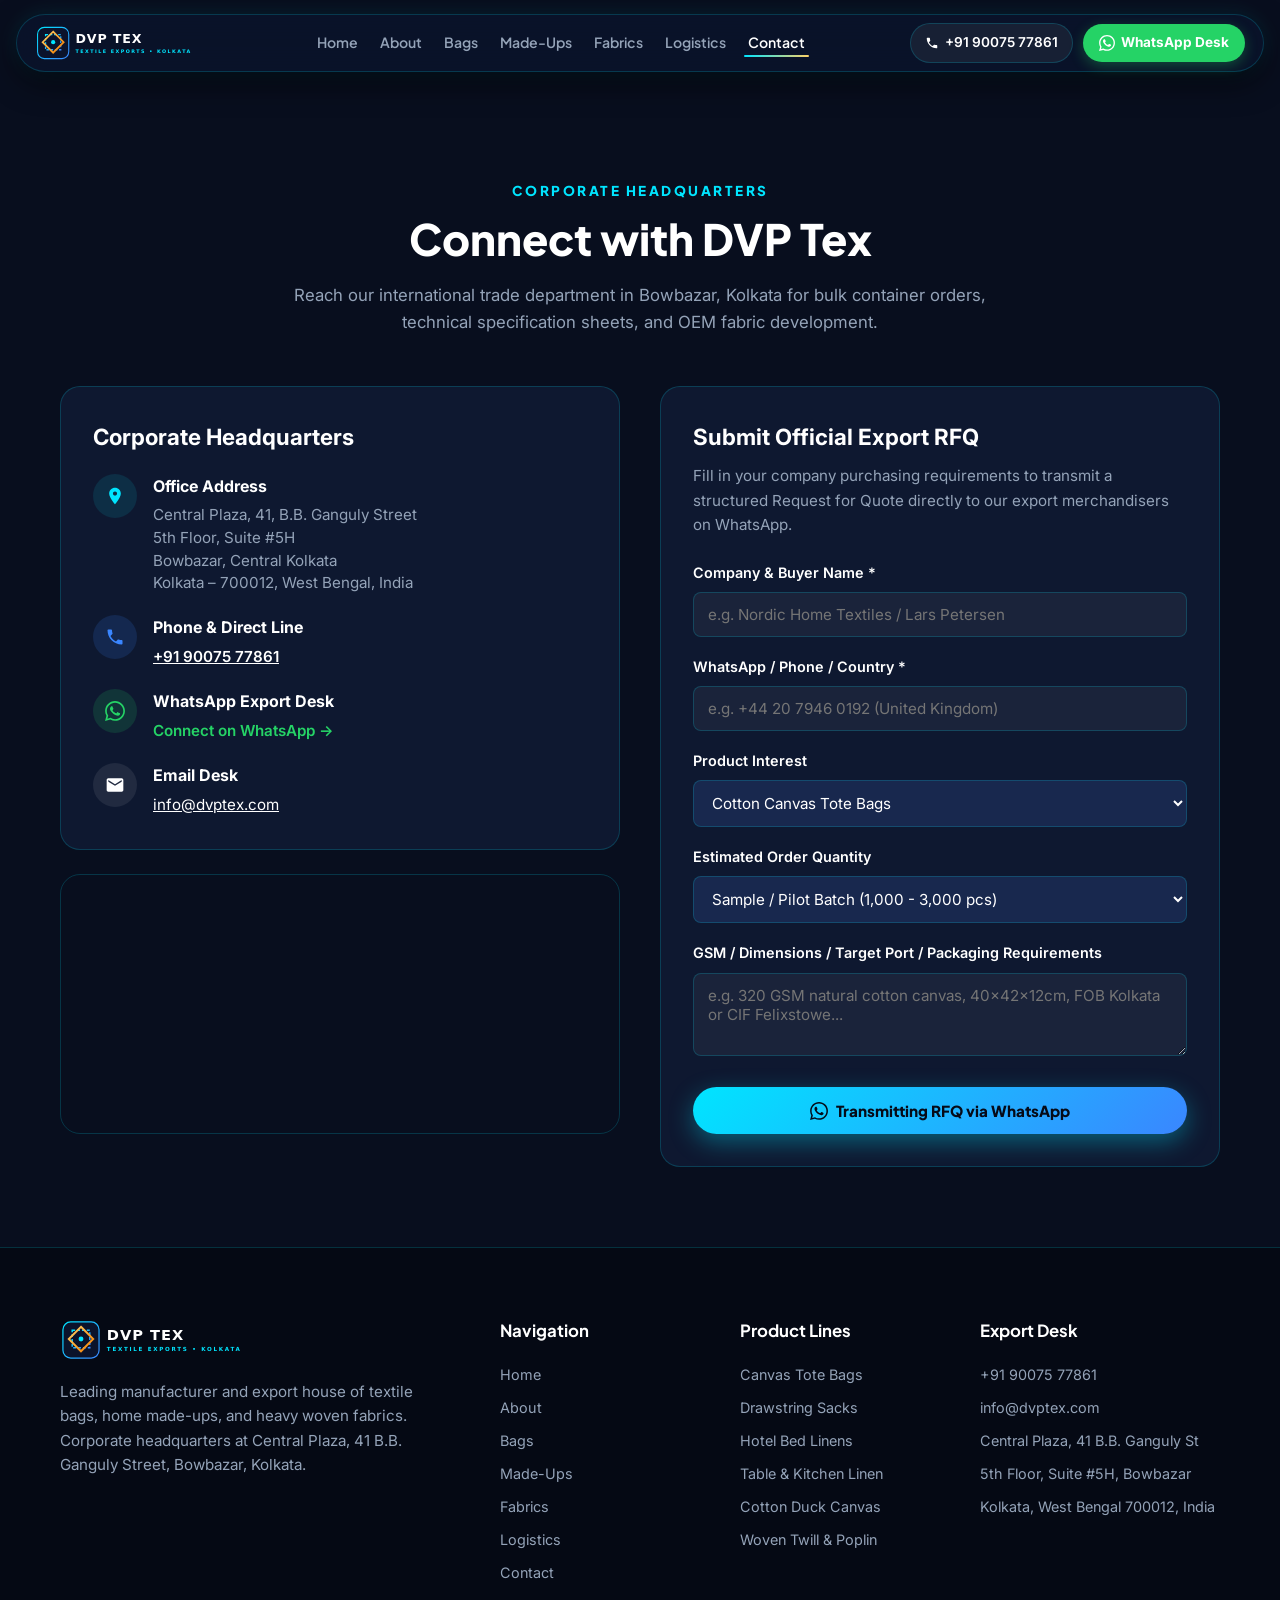
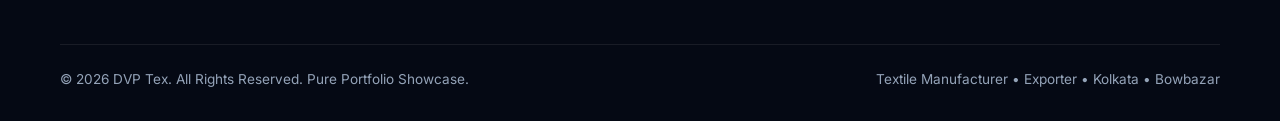
<file: contact.html>
<!DOCTYPE html>
<html lang="en">
<head>
  <meta charset="UTF-8">
  <meta name="viewport" content="width=device-width, initial-scale=1.0">
  <title>Corporate Office &amp; Export Inquiry Desk | DVP Tex Bowbazar</title>
  <meta name="description" content="Connect with DVP Tex corporate headquarters at Central Plaza, 41 B.B. Ganguly Street, Bowbazar, Kolkata. Submit textile RFQs, sample requests, and OEM contract inquiries.">
  <link rel="icon" type="image/svg+xml" href="assets/images/favicon.svg">
  <link rel="icon" type="image/png" sizes="32x32" href="assets/images/favicon-32x32.png">
  <link rel="apple-touch-icon" href="assets/images/apple-touch-icon.png">
  <link rel="preconnect" href="https://fonts.googleapis.com">
  <link rel="preconnect" href="https://fonts.gstatic.com" crossorigin>
  <link href="https://fonts.googleapis.com/css2?family=Plus+Jakarta+Sans:wght@600;700;800;900&family=Inter:wght@400;500;600;700&display=swap" rel="stylesheet">
  <link rel="stylesheet" href="style.css">
</head>
<body>

  <!-- TheDivine Floating Pill Navbar -->
  <header class="nav-header-wrapper">
    <nav class="the-divine-nav" aria-label="Main Navigation">
      <a href="index.html" class="nav-brand">
        <img src="assets/images/logo.svg" alt="DVP Tex Logo">
      </a>
      <ul class="nav-links">
        <li><a href="index.html" class="nav-link">Home</a></li>
        <li><a href="about.html" class="nav-link">About</a></li>
        <li><a href="bags.html" class="nav-link">Bags</a></li>
        <li><a href="made-ups.html" class="nav-link">Made-Ups</a></li>
        <li><a href="fabrics.html" class="nav-link">Fabrics</a></li>
        <li><a href="export.html" class="nav-link">Logistics</a></li>
        <li><a href="contact.html" class="nav-link active">Contact</a></li>
      </ul>
      <div class="nav-actions">
        <a href="tel:+919007577861" class="btn-nav-call" title="Call DVP Tex">
          <svg width="14" height="14" viewBox="0 0 24 24" fill="currentColor"><path d="M20 15.5c-1.2 0-2.4-.2-3.6-.6-.3-.1-.7 0-1 .2l-2.2 2.2c-2.8-1.4-5.1-3.8-6.6-6.6l2.2-2.2c.3-.3.4-.7.2-1-.4-1.1-.6-2.3-.6-3.5 0-.6-.4-1-1-1H4c-.6 0-1 .4-1 1 0 9.4 7.6 17 17 17 .6 0 1-.4 1-1v-3.5c0-.6-.4-1-1-1z"/></svg>
          +91 90075 77861
        </a>
        <a href="https://wa.me/919007577861?text=Hello%20DVP%20Tex!%20We%20would%20like%20to%20request%20an%20export%20quotation." target="_blank" rel="noopener noreferrer" class="btn-nav-wa" title="WhatsApp Export Desk">
          <svg class="wa-icon-white" viewBox="0 0 24 24"><path d="M.057 24l1.687-6.163c-1.041-1.804-1.588-3.849-1.587-5.946.003-6.556 5.338-11.891 11.893-11.891 3.181.001 6.167 1.24 8.413 3.488 2.245 2.248 3.481 5.236 3.48 8.414-.003 6.557-5.338 11.892-11.893 11.892-1.99-.001-3.951-.5-5.688-1.448l-6.305 1.654zm6.597-3.807c1.676.995 3.276 1.591 5.392 1.592 5.448 0 9.886-4.434 9.889-9.885.002-5.462-4.415-9.89-9.881-9.892-5.452 0-9.887 4.434-9.889 9.884-.001 2.225.651 3.891 1.746 5.634l-.999 3.648 3.742-.981zm11.387-5.464c-.074-.124-.272-.198-.57-.347-.297-.149-1.758-.868-2.031-.967-.272-.099-.47-.149-.669.149-.198.297-.768.967-.941 1.165-.173.198-.347.223-.644.074-.297-.149-1.255-.462-2.39-1.475-.883-.788-1.48-1.761-1.653-2.059-.173-.297-.018-.458.13-.606.134-.133.297-.347.446-.521.151-.172.2-.296.3-.495.099-.198.05-.372-.025-.521-.075-.148-.669-1.611-.916-2.206-.242-.579-.487-.501-.669-.51l-.57-.01c-.198 0-.52.074-.792.372s-1.04 1.016-1.04 2.479 1.065 2.876 1.213 3.074c.149.198 2.095 3.2 5.076 4.487.709.306 1.263.489 1.694.626.712.226 1.36.194 1.872.118.571-.085 1.758-.719 2.006-1.413.248-.695.248-1.29.173-1.414z"/></svg>
        WhatsApp Desk
      </a>
      <button class="mobile-nav-toggle" aria-label="Toggle navigation">
        <svg width="24" height="24" viewBox="0 0 24 24" stroke="currentColor" stroke-width="2" fill="none"><path d="M4 6h16M4 12h16M4 18h16"/></svg>
      </button>
    </div>
  </nav>
</header>

<!-- Mobile Drawer -->
<div class="mobile-nav-drawer">
  <a href="index.html" class="nav-link">Home</a>
  <a href="about.html" class="nav-link">About</a>
  <a href="bags.html" class="nav-link">Bags</a>
  <a href="made-ups.html" class="nav-link">Made-Ups</a>
  <a href="fabrics.html" class="nav-link">Fabrics</a>
  <a href="export.html" class="nav-link">Logistics</a>
  <a href="contact.html" class="nav-link active">Contact</a>
</div>

<main style="padding-top: 100px;">
  <section class="section">
    <div class="container">
      <div class="section-header">
        <span class="section-subtitle">Corporate Headquarters</span>
        <h1 class="section-title">Connect with DVP Tex</h1>
        <p class="section-desc">
          Reach our international trade department in Bowbazar, Kolkata for bulk container orders, technical specification sheets, and OEM fabric development.
        </p>
      </div>

      <div style="display: grid; grid-template-columns: repeat(auto-fit, minmax(320px, 1fr)); gap: 40px; margin-top: 30px;">
        <!-- Left: Office Location & Details -->
        <div>
          <div style="background: var(--bg-card); border: 1px solid var(--border-color); border-radius: var(--radius-lg); padding: 32px; margin-bottom: 24px;">
            <h3 style="font-size: 1.4rem; color: #fff; margin-bottom: 20px;">Corporate Headquarters</h3>

            <div style="display: flex; gap: 16px; margin-bottom: 20px;">
              <div style="width: 44px; height: 44px; border-radius: 50%; background: rgba(0, 229, 255, 0.1); display: flex; align-items: center; justify-content: center; color: var(--accent-cyan); flex-shrink: 0;">
                <svg width="20" height="20" viewBox="0 0 24 24" fill="currentColor"><path d="M12 2C8.13 2 5 5.13 5 9c0 5.25 7 13 7 13s7-7.75 7-13c0-3.87-3.13-7-7-7zm0 9.5c-1.38 0-2.5-1.12-2.5-2.5s1.12-2.5 2.5-2.5 2.5 1.12 2.5 2.5-1.12 2.5-2.5 2.5z"/></svg>
              </div>
              <div>
                <h4 style="font-size: 1rem; color: #fff; margin-bottom: 4px;">Office Address</h4>
                <p style="color: var(--text-muted); font-size: 0.95rem; line-height: 1.5;">
                  Central Plaza, 41, B.B. Ganguly Street<br>
                  5th Floor, Suite #5H<br>
                  Bowbazar, Central Kolkata<br>
                  Kolkata – 700012, West Bengal, India
                </p>
              </div>
            </div>

            <div style="display: flex; gap: 16px; margin-bottom: 20px;">
              <div style="width: 44px; height: 44px; border-radius: 50%; background: rgba(58, 134, 255, 0.15); display: flex; align-items: center; justify-content: center; color: var(--accent-blue); flex-shrink: 0;">
                <svg width="20" height="20" viewBox="0 0 24 24" fill="currentColor"><path d="M20 15.5c-1.2 0-2.4-.2-3.6-.6-.3-.1-.7 0-1 .2l-2.2 2.2c-2.8-1.4-5.1-3.8-6.6-6.6l2.2-2.2c.3-.3.4-.7.2-1-.4-1.1-.6-2.3-.6-3.5 0-.6-.4-1-1-1H4c-.6 0-1 .4-1 1 0 9.4 7.6 17 17 17 .6 0 1-.4 1-1v-3.5c0-.6-.4-1-1-1z"/></svg>
              </div>
              <div>
                <h4 style="font-size: 1rem; color: #fff; margin-bottom: 4px;">Phone &amp; Direct Line</h4>
                <p style="color: var(--text-muted); font-size: 0.95rem;">
                  <a href="tel:+919007577861" style="color: #fff; font-weight: 600; text-decoration: underline;">+91 90075 77861</a>
                </p>
              </div>
            </div>

            <div style="display: flex; gap: 16px; margin-bottom: 20px;">
              <div style="width: 44px; height: 44px; border-radius: 50%; background: rgba(37, 211, 102, 0.15); display: flex; align-items: center; justify-content: center; color: #25D366; flex-shrink: 0;">
                <svg width="20" height="20" viewBox="0 0 24 24" fill="currentColor"><path d="M.057 24l1.687-6.163c-1.041-1.804-1.588-3.849-1.587-5.946.003-6.556 5.338-11.891 11.893-11.891 3.181.001 6.167 1.24 8.413 3.488 2.245 2.248 3.481 5.236 3.48 8.414-.003 6.557-5.338 11.892-11.893 11.892-1.99-.001-3.951-.5-5.688-1.448l-6.305 1.654zm6.597-3.807c1.676.995 3.276 1.591 5.392 1.592 5.448 0 9.886-4.434 9.889-9.885.002-5.462-4.415-9.89-9.881-9.892-5.452 0-9.887 4.434-9.889 9.884-.001 2.225.651 3.891 1.746 5.634l-.999 3.648 3.742-.981zm11.387-5.464c-.074-.124-.272-.198-.57-.347-.297-.149-1.758-.868-2.031-.967-.272-.099-.47-.149-.669.149-.198.297-.768.967-.941 1.165-.173.198-.347.223-.644.074-.297-.149-1.255-.462-2.39-1.475-.883-.788-1.48-1.761-1.653-2.059-.173-.297-.018-.458.13-.606.134-.133.297-.347.446-.521.151-.172.2-.296.3-.495.099-.198.05-.372-.025-.521-.075-.148-.669-1.611-.916-2.206-.242-.579-.487-.501-.669-.51l-.57-.01c-.198 0-.52.074-.792.372s-1.04 1.016-1.04 2.479 1.065 2.876 1.213 3.074c.149.198 2.095 3.2 5.076 4.487.709.306 1.263.489 1.694.626.712.226 1.36.194 1.872.118.571-.085 1.758-.719 2.006-1.413.248-.695.248-1.29.173-1.414z"/></svg>
              </div>
              <div>
                <h4 style="font-size: 1rem; color: #fff; margin-bottom: 4px;">WhatsApp Export Desk</h4>
                <p style="color: var(--text-muted); font-size: 0.95rem;">
                  <a href="https://wa.me/919007577861?text=Hello%20DVP%20Tex%20Kolkata,%20we%20have%20an%20export%20inquiry." target="_blank" rel="noopener noreferrer" style="color: #25D366; font-weight: 600;">Connect on WhatsApp &rarr;</a>
                </p>
              </div>
            </div>

            <div style="display: flex; gap: 16px;">
              <div style="width: 44px; height: 44px; border-radius: 50%; background: rgba(255, 255, 255, 0.08); display: flex; align-items: center; justify-content: center; color: #fff; flex-shrink: 0;">
                <svg width="20" height="20" viewBox="0 0 24 24" fill="currentColor"><path d="M20 4H4c-1.1 0-1.99.9-1.99 2L2 18c0 1.1.9 2 2 2h16c1.1 0 2-.9 2-2V6c0-1.1-.9-2-2-2zm0 4l-8 5-8-5V6l8 5 8-5v2z"/></svg>
              </div>
              <div>
                <h4 style="font-size: 1rem; color: #fff; margin-bottom: 4px;">Email Desk</h4>
                <p style="color: var(--text-muted); font-size: 0.95rem;">
                  <a href="mailto:info@dvptex.com" style="color: #fff; text-decoration: underline;">info@dvptex.com</a>
                </p>
              </div>
            </div>
          </div>

          <!-- Google Maps Embed for B.B. Ganguly Street Bowbazar -->
          <div style="border-radius: var(--radius-lg); overflow: hidden; border: 1px solid var(--border-color); height: 260px;">
            <iframe 
              title="DVP Tex Central Plaza Kolkata Map" 
              src="https://maps.google.com/maps?q=41+Bipin+Behari+Ganguly+St,+Bowbazar,+Kolkata,+West+Bengal+700012&t=&z=15&ie=UTF8&iwloc=&output=embed" 
              width="100%" 
              height="100%" 
              style="border:0;" 
              allowfullscreen="" 
              loading="lazy">
            </iframe>
          </div>
        </div>

        <!-- Right: Interactive Buyer RFQ Form -->
        <div>
          <div style="background: var(--bg-card); border: 1px solid var(--border-color); border-radius: var(--radius-lg); padding: 32px;">
            <h3 style="font-size: 1.4rem; color: #fff; margin-bottom: 10px;">Submit Official Export RFQ</h3>
            <p style="color: var(--text-muted); font-size: 0.95rem; margin-bottom: 24px;">
              Fill in your company purchasing requirements to transmit a structured Request for Quote directly to our export merchandisers on WhatsApp.
            </p>

            <form id="buyerRfqForm" onsubmit="handleBuyerRfq(event)">
              <div style="margin-bottom: 18px;">
                <label for="bCompany" style="display: block; color: #fff; font-size: 0.9rem; font-weight: 600; margin-bottom: 8px;">Company &amp; Buyer Name *</label>
                <input type="text" id="bCompany" required placeholder="e.g. Nordic Home Textiles / Lars Petersen" style="width: 100%; padding: 12px 14px; background: rgba(255,255,255,0.05); border: 1px solid var(--border-color); border-radius: var(--radius-sm); color: #fff; font-family: inherit; font-size: 0.95rem; box-sizing: border-box;">
              </div>

              <div style="margin-bottom: 18px;">
                <label for="bContact" style="display: block; color: #fff; font-size: 0.9rem; font-weight: 600; margin-bottom: 8px;">WhatsApp / Phone / Country *</label>
                <input type="text" id="bContact" required placeholder="e.g. +44 20 7946 0192 (United Kingdom)" style="width: 100%; padding: 12px 14px; background: rgba(255,255,255,0.05); border: 1px solid var(--border-color); border-radius: var(--radius-sm); color: #fff; font-family: inherit; font-size: 0.95rem; box-sizing: border-box;">
              </div>

              <div style="margin-bottom: 18px;">
                <label for="bProduct" style="display: block; color: #fff; font-size: 0.9rem; font-weight: 600; margin-bottom: 8px;">Product Interest</label>
                <select id="bProduct" style="width: 100%; padding: 12px 14px; background: #18284e; border: 1px solid var(--border-color); border-radius: var(--radius-sm); color: #fff; font-family: inherit; font-size: 0.95rem; box-sizing: border-box;">
                  <option value="Cotton Canvas Tote Bags">Cotton Canvas Tote Bags</option>
                  <option value="Heavy-Duty Drawstring Sacks">Heavy-Duty Drawstring Sacks</option>
                  <option value="Hotel & Home Bed Linens">Hotel &amp; Home Bed Linens</option>
                  <option value="Table Runners & Kitchen Aprons">Table Runners &amp; Kitchen Aprons</option>
                  <option value="Woven Cotton Duck Canvas Fabric Rolls">Woven Duck Canvas Fabric Rolls</option>
                  <option value="Workwear Twill & Drill Fabrics">Workwear Twill &amp; Drill Fabrics</option>
                </select>
              </div>

              <div style="margin-bottom: 18px;">
                <label for="bQuantity" style="display: block; color: #fff; font-size: 0.9rem; font-weight: 600; margin-bottom: 8px;">Estimated Order Quantity</label>
                <select id="bQuantity" style="width: 100%; padding: 12px 14px; background: #18284e; border: 1px solid var(--border-color); border-radius: var(--radius-sm); color: #fff; font-family: inherit; font-size: 0.95rem; box-sizing: border-box;">
                  <option value="Sample / Pilot Batch (1,000 - 3,000 pcs)">Sample / Pilot Batch (1,000 - 3,000 pcs)</option>
                  <option value="1x 20ft Container (10,000 - 25,000 pcs)">1x 20ft Container (10,000 - 25,000 pcs)</option>
                  <option value="1x 40ft HQ Container (40,000+ pcs)">1x 40ft HQ Container (40,000+ pcs)</option>
                  <option value="Continuous Supply Contract">Continuous Annual Supply Contract</option>
                </select>
              </div>

              <div style="margin-bottom: 24px;">
                <label for="bSpecs" style="display: block; color: #fff; font-size: 0.9rem; font-weight: 600; margin-bottom: 8px;">GSM / Dimensions / Target Port / Packaging Requirements</label>
                <textarea id="bSpecs" rows="3" placeholder="e.g. 320 GSM natural cotton canvas, 40x42x12cm, FOB Kolkata or CIF Felixstowe..." style="width: 100%; padding: 12px 14px; background: rgba(255,255,255,0.05); border: 1px solid var(--border-color); border-radius: var(--radius-sm); color: #fff; font-family: inherit; font-size: 0.95rem; box-sizing: border-box; resize: vertical;"></textarea>
              </div>

              <button type="submit" class="btn-primary" style="width: 100%; display: flex; justify-content: center; align-items: center; gap: 8px;">
                <svg class="wa-icon-white" viewBox="0 0 24 24" style="width: 18px; height: 18px; fill: #060b18;"><path d="M.057 24l1.687-6.163c-1.041-1.804-1.588-3.849-1.587-5.946.003-6.556 5.338-11.891 11.893-11.891 3.181.001 6.167 1.24 8.413 3.488 2.245 2.248 3.481 5.236 3.48 8.414-.003 6.557-5.338 11.892-11.893 11.892-1.99-.001-3.951-.5-5.688-1.448l-6.305 1.654zm6.597-3.807c1.676.995 3.276 1.591 5.392 1.592 5.448 0 9.886-4.434 9.889-9.885.002-5.462-4.415-9.89-9.881-9.892-5.452 0-9.887 4.434-9.889 9.884-.001 2.225.651 3.891 1.746 5.634l-.999 3.648 3.742-.981zm11.387-5.464c-.074-.124-.272-.198-.57-.347-.297-.149-1.758-.868-2.031-.967-.272-.099-.47-.149-.669.149-.198.297-.768.967-.941 1.165-.173.198-.347.223-.644.074-.297-.149-1.255-.462-2.39-1.475-.883-.788-1.48-1.761-1.653-2.059-.173-.297-.018-.458.13-.606.134-.133.297-.347.446-.521.151-.172.2-.296.3-.495.099-.198.05-.372-.025-.521-.075-.148-.669-1.611-.916-2.206-.242-.579-.487-.501-.669-.51l-.57-.01c-.198 0-.52.074-.792.372s-1.04 1.016-1.04 2.479 1.065 2.876 1.213 3.074c.149.198 2.095 3.2 5.076 4.487.709.306 1.263.489 1.694.626.712.226 1.36.194 1.872.118.571-.085 1.758-.719 2.006-1.413.248-.695.248-1.29.173-1.414z"/></svg>
                Transmitting RFQ via WhatsApp
              </button>
            </form>

            <script>
              function handleBuyerRfq(e) {
                e.preventDefault();
                const company = document.getElementById('bCompany').value.trim();
                const contact = document.getElementById('bContact').value.trim();
                const product = document.getElementById('bProduct').value;
                const qty = document.getElementById('bQuantity').value;
                const specs = document.getElementById('bSpecs').value.trim();

                const msg = `Hello DVP Tex Kolkata! We are submitting an RFQ from ${company} (Contact: ${contact}). Interested in: ${product}, Volume: ${qty}. Specifications: ${specs ? specs : 'Standard Export Spec'}. Please provide FOB/CIF quotation.`;
                window.open(`https://wa.me/919007577861?text=${encodeURIComponent(msg)}`, '_blank');
              }
            </script>
          </div>
        </div>
      </div>
    </div>
  </section>
</main>

<!-- Footer -->
<footer class="site-footer">
  <div class="container">
    <div class="footer-grid">
      <div class="footer-brand">
        <img src="assets/images/logo.svg" alt="DVP Tex Kolkata">
        <p>
          Leading manufacturer and export house of textile bags, home made-ups, and heavy woven fabrics. Corporate headquarters at Central Plaza, 41 B.B. Ganguly Street, Bowbazar, Kolkata.
        </p>
      </div>
      <div class="footer-col">
        <h4>Navigation</h4>
        <ul>
          <li><a href="index.html">Home</a></li>
          <li><a href="about.html">About</a></li>
          <li><a href="bags.html">Bags</a></li>
          <li><a href="made-ups.html">Made-Ups</a></li>
          <li><a href="fabrics.html">Fabrics</a></li>
          <li><a href="export.html">Logistics</a></li>
          <li><a href="contact.html">Contact</a></li>
        </ul>
      </div>
      <div class="footer-col">
        <h4>Product Lines</h4>
        <ul>
          <li><a href="bags.html">Canvas Tote Bags</a></li>
          <li><a href="bags.html">Drawstring Sacks</a></li>
          <li><a href="made-ups.html">Hotel Bed Linens</a></li>
          <li><a href="made-ups.html">Table &amp; Kitchen Linen</a></li>
          <li><a href="fabrics.html">Cotton Duck Canvas</a></li>
          <li><a href="fabrics.html">Woven Twill &amp; Poplin</a></li>
        </ul>
      </div>
      <div class="footer-col">
        <h4>Export Desk</h4>
        <ul>
          <li><a href="tel:+919007577861">+91 90075 77861</a></li>
          <li><a href="mailto:info@dvptex.com">info@dvptex.com</a></li>
          <li>Central Plaza, 41 B.B. Ganguly St</li>
          <li>5th Floor, Suite #5H, Bowbazar</li>
          <li>Kolkata, West Bengal 700012, India</li>
        </ul>
      </div>
    </div>

    <div class="footer-bottom">
      <p>&copy; 2026 DVP Tex. All Rights Reserved. Pure Portfolio Showcase.</p>
      <p>Textile Manufacturer &bull; Exporter &bull; Kolkata &bull; Bowbazar</p>
    </div>
  </div>
</footer>

<script src="main.js"></script>
</body>
</html>
</file>
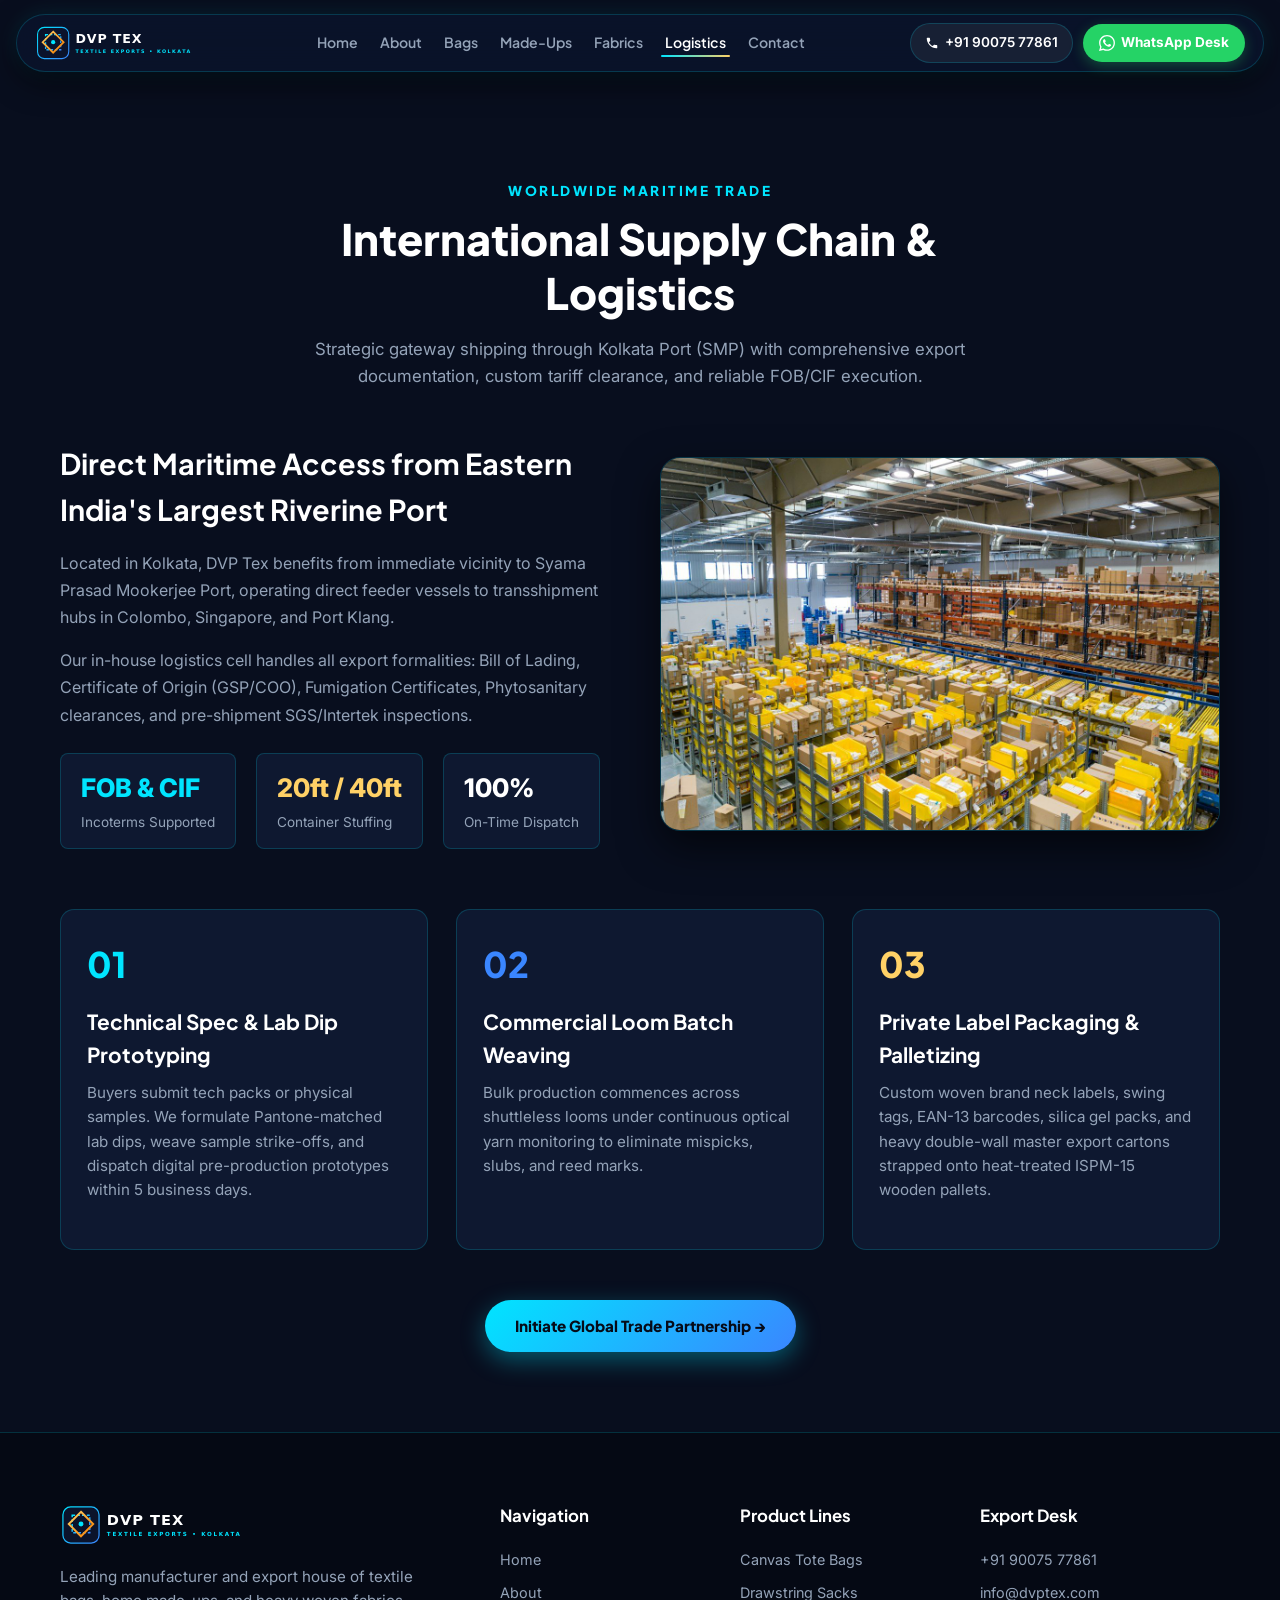
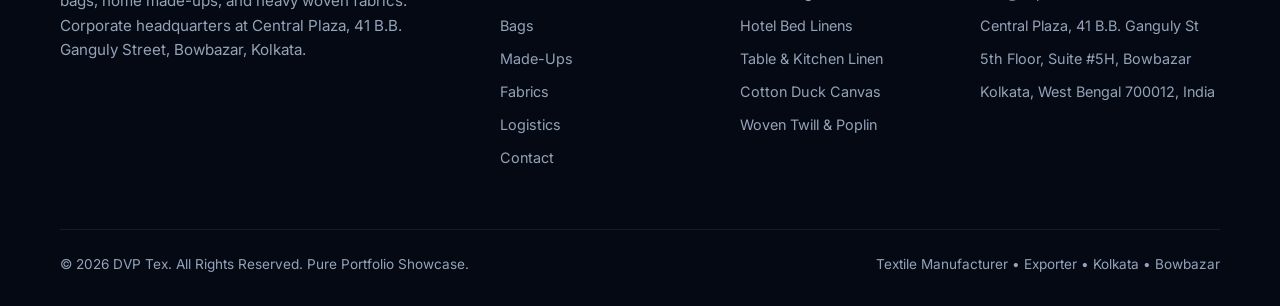
<file: export.html>
<!DOCTYPE html>
<html lang="en">
<head>
  <meta charset="UTF-8">
  <meta name="viewport" content="width=device-width, initial-scale=1.0">
  <title>Global Logistics &amp; OEM/ODM Supply Chain | DVP Tex Kolkata</title>
  <meta name="description" content="Discover DVP Tex's container shipping logistics from Syama Prasad Mookerjee Port Kolkata, international trade compliance, and bespoke private label OEM/ODM textile manufacturing.">
  <link rel="icon" type="image/svg+xml" href="assets/images/favicon.svg">
  <link rel="icon" type="image/png" sizes="32x32" href="assets/images/favicon-32x32.png">
  <link rel="apple-touch-icon" href="assets/images/apple-touch-icon.png">
  <link rel="preconnect" href="https://fonts.googleapis.com">
  <link rel="preconnect" href="https://fonts.gstatic.com" crossorigin>
  <link href="https://fonts.googleapis.com/css2?family=Plus+Jakarta+Sans:wght@600;700;800;900&family=Inter:wght@400;500;600;700&display=swap" rel="stylesheet">
  <link rel="stylesheet" href="style.css">
</head>
<body>

  <!-- TheDivine Floating Pill Navbar -->
  <header class="nav-header-wrapper">
    <nav class="the-divine-nav" aria-label="Main Navigation">
      <a href="index.html" class="nav-brand">
        <img src="assets/images/logo.svg" alt="DVP Tex Logo">
      </a>
      <ul class="nav-links">
        <li><a href="index.html" class="nav-link">Home</a></li>
        <li><a href="about.html" class="nav-link">About</a></li>
        <li><a href="bags.html" class="nav-link">Bags</a></li>
        <li><a href="made-ups.html" class="nav-link">Made-Ups</a></li>
        <li><a href="fabrics.html" class="nav-link">Fabrics</a></li>
        <li><a href="export.html" class="nav-link active">Logistics</a></li>
        <li><a href="contact.html" class="nav-link">Contact</a></li>
      </ul>
      <div class="nav-actions">
        <a href="tel:+919007577861" class="btn-nav-call" title="Call DVP Tex">
          <svg width="14" height="14" viewBox="0 0 24 24" fill="currentColor"><path d="M20 15.5c-1.2 0-2.4-.2-3.6-.6-.3-.1-.7 0-1 .2l-2.2 2.2c-2.8-1.4-5.1-3.8-6.6-6.6l2.2-2.2c.3-.3.4-.7.2-1-.4-1.1-.6-2.3-.6-3.5 0-.6-.4-1-1-1H4c-.6 0-1 .4-1 1 0 9.4 7.6 17 17 17 .6 0 1-.4 1-1v-3.5c0-.6-.4-1-1-1z"/></svg>
          +91 90075 77861
        </a>
        <a href="https://wa.me/919007577861?text=Hello%20DVP%20Tex!%20We%20would%20like%20to%20discuss%20container%20logistics%20and%20OEM%20manufacturing." target="_blank" rel="noopener noreferrer" class="btn-nav-wa" title="WhatsApp Export Desk">
          <svg class="wa-icon-white" viewBox="0 0 24 24"><path d="M.057 24l1.687-6.163c-1.041-1.804-1.588-3.849-1.587-5.946.003-6.556 5.338-11.891 11.893-11.891 3.181.001 6.167 1.24 8.413 3.488 2.245 2.248 3.481 5.236 3.48 8.414-.003 6.557-5.338 11.892-11.893 11.892-1.99-.001-3.951-.5-5.688-1.448l-6.305 1.654zm6.597-3.807c1.676.995 3.276 1.591 5.392 1.592 5.448 0 9.886-4.434 9.889-9.885.002-5.462-4.415-9.89-9.881-9.892-5.452 0-9.887 4.434-9.889 9.884-.001 2.225.651 3.891 1.746 5.634l-.999 3.648 3.742-.981zm11.387-5.464c-.074-.124-.272-.198-.57-.347-.297-.149-1.758-.868-2.031-.967-.272-.099-.47-.149-.669.149-.198.297-.768.967-.941 1.165-.173.198-.347.223-.644.074-.297-.149-1.255-.462-2.39-1.475-.883-.788-1.48-1.761-1.653-2.059-.173-.297-.018-.458.13-.606.134-.133.297-.347.446-.521.151-.172.2-.296.3-.495.099-.198.05-.372-.025-.521-.075-.148-.669-1.611-.916-2.206-.242-.579-.487-.501-.669-.51l-.57-.01c-.198 0-.52.074-.792.372s-1.04 1.016-1.04 2.479 1.065 2.876 1.213 3.074c.149.198 2.095 3.2 5.076 4.487.709.306 1.263.489 1.694.626.712.226 1.36.194 1.872.118.571-.085 1.758-.719 2.006-1.413.248-.695.248-1.29.173-1.414z"/></svg>
        WhatsApp Desk
      </a>
      <button class="mobile-nav-toggle" aria-label="Toggle navigation">
        <svg width="24" height="24" viewBox="0 0 24 24" stroke="currentColor" stroke-width="2" fill="none"><path d="M4 6h16M4 12h16M4 18h16"/></svg>
      </button>
    </div>
  </nav>
</header>

<!-- Mobile Drawer -->
<div class="mobile-nav-drawer">
  <a href="index.html" class="nav-link">Home</a>
  <a href="about.html" class="nav-link">About</a>
  <a href="bags.html" class="nav-link">Bags</a>
  <a href="made-ups.html" class="nav-link">Made-Ups</a>
  <a href="fabrics.html" class="nav-link">Fabrics</a>
  <a href="export.html" class="nav-link active">Logistics</a>
  <a href="contact.html" class="nav-link">Contact</a>
</div>

<main style="padding-top: 100px;">
  <section class="section">
    <div class="container">
      <div class="section-header">
        <span class="section-subtitle">Worldwide Maritime Trade</span>
        <h1 class="section-title">International Supply Chain &amp; Logistics</h1>
        <p class="section-desc">
          Strategic gateway shipping through Kolkata Port (SMP) with comprehensive export documentation, custom tariff clearance, and reliable FOB/CIF execution.
        </p>
      </div>

      <div style="display: grid; grid-template-columns: repeat(auto-fit, minmax(320px, 1fr)); gap: 40px; align-items: center; margin-bottom: 60px;">
        <div>
          <h2 style="font-size: 1.8rem; color: #fff; margin-bottom: 18px; font-family: var(--font-heading);">
            Direct Maritime Access from Eastern India's Largest Riverine Port
          </h2>
          <p style="color: var(--text-muted); line-height: 1.7; margin-bottom: 16px;">
            Located in Kolkata, DVP Tex benefits from immediate vicinity to Syama Prasad Mookerjee Port, operating direct feeder vessels to transshipment hubs in Colombo, Singapore, and Port Klang.
          </p>
          <p style="color: var(--text-muted); line-height: 1.7; margin-bottom: 24px;">
            Our in-house logistics cell handles all export formalities: Bill of Lading, Certificate of Origin (GSP/COO), Fumigation Certificates, Phytosanitary clearances, and pre-shipment SGS/Intertek inspections.
          </p>
          <div style="display: flex; gap: 20px; flex-wrap: wrap;">
            <div style="background: var(--bg-card); border: 1px solid var(--border-color); border-radius: var(--radius-sm); padding: 14px 20px;">
              <span style="font-size: 1.6rem; font-weight: 800; color: var(--accent-cyan); display: block;">FOB &amp; CIF</span>
              <span style="font-size: 0.85rem; color: var(--text-muted);">Incoterms Supported</span>
            </div>
            <div style="background: var(--bg-card); border: 1px solid var(--border-color); border-radius: var(--radius-sm); padding: 14px 20px;">
              <span style="font-size: 1.6rem; font-weight: 800; color: var(--accent-gold); display: block;">20ft / 40ft</span>
              <span style="font-size: 0.85rem; color: var(--text-muted);">Container Stuffing</span>
            </div>
            <div style="background: var(--bg-card); border: 1px solid var(--border-color); border-radius: var(--radius-sm); padding: 14px 20px;">
              <span style="font-size: 1.6rem; font-weight: 800; color: #fff; display: block;">100%</span>
              <span style="font-size: 0.85rem; color: var(--text-muted);">On-Time Dispatch</span>
            </div>
          </div>
        </div>

        <div style="border-radius: var(--radius-lg); overflow: hidden; border: 1px solid var(--border-color); box-shadow: 0 16px 40px rgba(0,0,0,0.6);">
          <img src="assets/images/export-container-cargo.jpg" alt="Global Container Shipping and Maritime Logistics" loading="lazy" style="width: 100%; height: auto;">
        </div>
      </div>

      <!-- OEM/ODM Process Steps -->
      <div class="cards-grid">
        <div class="card-luxury">
          <div class="card-body">
            <span style="font-size: 2.2rem; font-weight: 900; color: var(--accent-cyan); display: block; margin-bottom: 12px; font-family: var(--font-heading);">01</span>
            <h3 class="card-title">Technical Spec &amp; Lab Dip Prototyping</h3>
            <p class="card-desc">
              Buyers submit tech packs or physical samples. We formulate Pantone-matched lab dips, weave sample strike-offs, and dispatch digital pre-production prototypes within 5 business days.
            </p>
          </div>
        </div>

        <div class="card-luxury">
          <div class="card-body">
            <span style="font-size: 2.2rem; font-weight: 900; color: var(--accent-blue); display: block; margin-bottom: 12px; font-family: var(--font-heading);">02</span>
            <h3 class="card-title">Commercial Loom Batch Weaving</h3>
            <p class="card-desc">
              Bulk production commences across shuttleless looms under continuous optical yarn monitoring to eliminate mispicks, slubs, and reed marks.
            </p>
          </div>
        </div>

        <div class="card-luxury">
          <div class="card-body">
            <span style="font-size: 2.2rem; font-weight: 900; color: var(--accent-gold); display: block; margin-bottom: 12px; font-family: var(--font-heading);">03</span>
            <h3 class="card-title">Private Label Packaging &amp; Palletizing</h3>
            <p class="card-desc">
              Custom woven brand neck labels, swing tags, EAN-13 barcodes, silica gel packs, and heavy double-wall master export cartons strapped onto heat-treated ISPM-15 wooden pallets.
            </p>
          </div>
        </div>
      </div>

      <div style="text-align: center; margin-top: 50px;">
        <a href="contact.html" class="btn-primary">Initiate Global Trade Partnership &rarr;</a>
      </div>
    </div>
  </section>
</main>

<!-- Footer -->
<footer class="site-footer">
  <div class="container">
    <div class="footer-grid">
      <div class="footer-brand">
        <img src="assets/images/logo.svg" alt="DVP Tex Kolkata">
        <p>
          Leading manufacturer and export house of textile bags, home made-ups, and heavy woven fabrics. Corporate headquarters at Central Plaza, 41 B.B. Ganguly Street, Bowbazar, Kolkata.
        </p>
      </div>
      <div class="footer-col">
        <h4>Navigation</h4>
        <ul>
          <li><a href="index.html">Home</a></li>
          <li><a href="about.html">About</a></li>
          <li><a href="bags.html">Bags</a></li>
          <li><a href="made-ups.html">Made-Ups</a></li>
          <li><a href="fabrics.html">Fabrics</a></li>
          <li><a href="export.html">Logistics</a></li>
          <li><a href="contact.html">Contact</a></li>
        </ul>
      </div>
      <div class="footer-col">
        <h4>Product Lines</h4>
        <ul>
          <li><a href="bags.html">Canvas Tote Bags</a></li>
          <li><a href="bags.html">Drawstring Sacks</a></li>
          <li><a href="made-ups.html">Hotel Bed Linens</a></li>
          <li><a href="made-ups.html">Table &amp; Kitchen Linen</a></li>
          <li><a href="fabrics.html">Cotton Duck Canvas</a></li>
          <li><a href="fabrics.html">Woven Twill &amp; Poplin</a></li>
        </ul>
      </div>
      <div class="footer-col">
        <h4>Export Desk</h4>
        <ul>
          <li><a href="tel:+919007577861">+91 90075 77861</a></li>
          <li><a href="mailto:info@dvptex.com">info@dvptex.com</a></li>
          <li>Central Plaza, 41 B.B. Ganguly St</li>
          <li>5th Floor, Suite #5H, Bowbazar</li>
          <li>Kolkata, West Bengal 700012, India</li>
        </ul>
      </div>
    </div>

    <div class="footer-bottom">
      <p>&copy; 2026 DVP Tex. All Rights Reserved. Pure Portfolio Showcase.</p>
      <p>Textile Manufacturer &bull; Exporter &bull; Kolkata &bull; Bowbazar</p>
    </div>
  </div>
</footer>

<script src="main.js"></script>
</body>
</html>
</file>
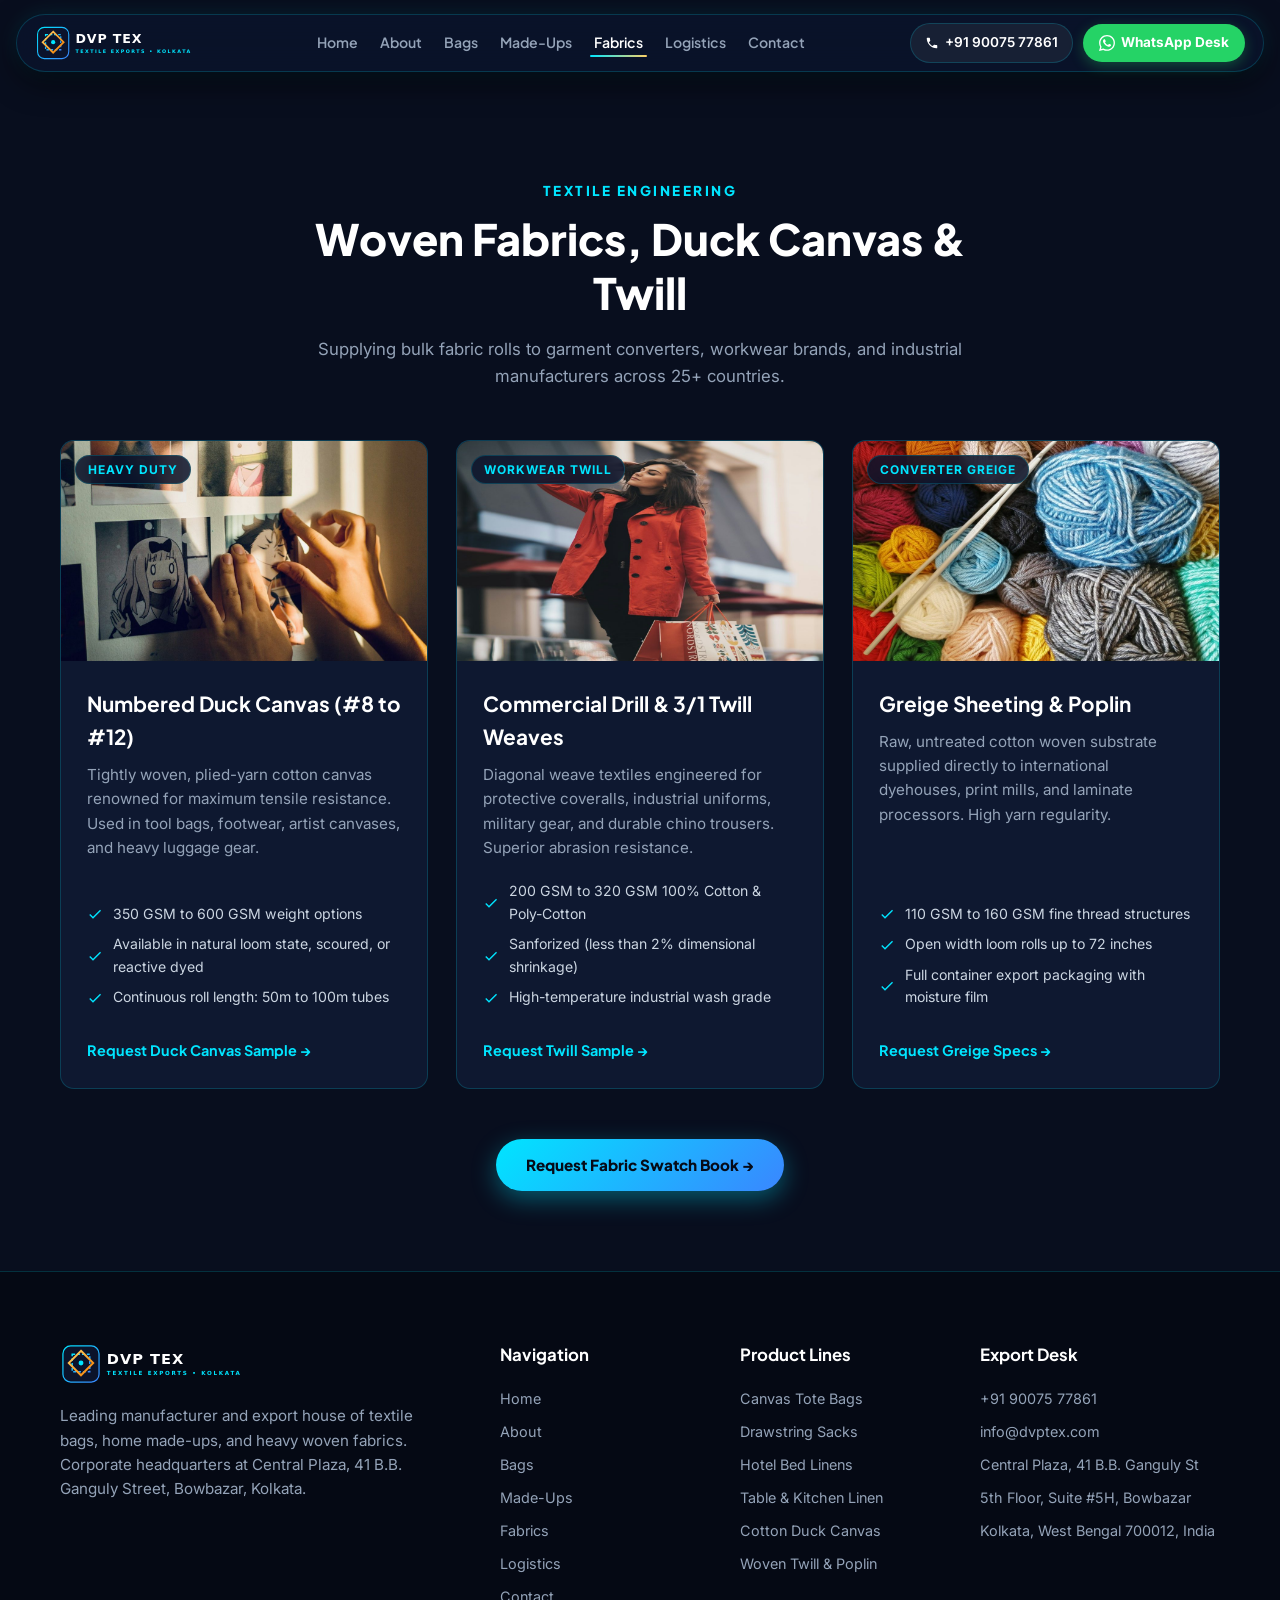
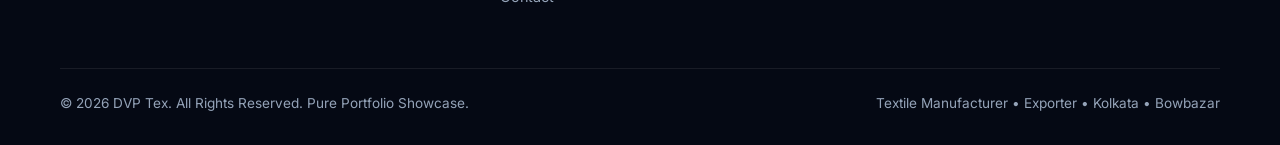
<file: fabrics.html>
<!DOCTYPE html>
<html lang="en">
<head>
  <meta charset="UTF-8">
  <meta name="viewport" content="width=device-width, initial-scale=1.0">
  <title>Woven Fabrics, Duck Canvas &amp; Twill | DVP Tex Kolkata</title>
  <meta name="description" content="Industrial cotton duck canvas, 2/20 drill twill, poplin, and customized woven textiles in rolls from DVP Tex Bowbazar, Kolkata.">
  <link rel="icon" type="image/svg+xml" href="assets/images/favicon.svg">
  <link rel="icon" type="image/png" sizes="32x32" href="assets/images/favicon-32x32.png">
  <link rel="apple-touch-icon" href="assets/images/apple-touch-icon.png">
  <link rel="preconnect" href="https://fonts.googleapis.com">
  <link rel="preconnect" href="https://fonts.gstatic.com" crossorigin>
  <link href="https://fonts.googleapis.com/css2?family=Plus+Jakarta+Sans:wght@600;700;800;900&family=Inter:wght@400;500;600;700&display=swap" rel="stylesheet">
  <link rel="stylesheet" href="style.css">
</head>
<body>

  <!-- TheDivine Floating Pill Navbar -->
  <header class="nav-header-wrapper">
    <nav class="the-divine-nav" aria-label="Main Navigation">
      <a href="index.html" class="nav-brand">
        <img src="assets/images/logo.svg" alt="DVP Tex Logo">
      </a>
      <ul class="nav-links">
        <li><a href="index.html" class="nav-link">Home</a></li>
        <li><a href="about.html" class="nav-link">About</a></li>
        <li><a href="bags.html" class="nav-link">Bags</a></li>
        <li><a href="made-ups.html" class="nav-link">Made-Ups</a></li>
        <li><a href="fabrics.html" class="nav-link active">Fabrics</a></li>
        <li><a href="export.html" class="nav-link">Logistics</a></li>
        <li><a href="contact.html" class="nav-link">Contact</a></li>
      </ul>
      <div class="nav-actions">
        <a href="tel:+919007577861" class="btn-nav-call" title="Call DVP Tex">
          <svg width="14" height="14" viewBox="0 0 24 24" fill="currentColor"><path d="M20 15.5c-1.2 0-2.4-.2-3.6-.6-.3-.1-.7 0-1 .2l-2.2 2.2c-2.8-1.4-5.1-3.8-6.6-6.6l2.2-2.2c.3-.3.4-.7.2-1-.4-1.1-.6-2.3-.6-3.5 0-.6-.4-1-1-1H4c-.6 0-1 .4-1 1 0 9.4 7.6 17 17 17 .6 0 1-.4 1-1v-3.5c0-.6-.4-1-1-1z"/></svg>
          +91 90075 77861
        </a>
        <a href="https://wa.me/919007577861?text=Hello%20DVP%20Tex!%20We%20would%20like%20to%20inquire%20about%20Woven%20Fabric%20Rolls." target="_blank" rel="noopener noreferrer" class="btn-nav-wa" title="WhatsApp Export Desk">
          <svg class="wa-icon-white" viewBox="0 0 24 24"><path d="M.057 24l1.687-6.163c-1.041-1.804-1.588-3.849-1.587-5.946.003-6.556 5.338-11.891 11.893-11.891 3.181.001 6.167 1.24 8.413 3.488 2.245 2.248 3.481 5.236 3.48 8.414-.003 6.557-5.338 11.892-11.893 11.892-1.99-.001-3.951-.5-5.688-1.448l-6.305 1.654zm6.597-3.807c1.676.995 3.276 1.591 5.392 1.592 5.448 0 9.886-4.434 9.889-9.885.002-5.462-4.415-9.89-9.881-9.892-5.452 0-9.887 4.434-9.889 9.884-.001 2.225.651 3.891 1.746 5.634l-.999 3.648 3.742-.981zm11.387-5.464c-.074-.124-.272-.198-.57-.347-.297-.149-1.758-.868-2.031-.967-.272-.099-.47-.149-.669.149-.198.297-.768.967-.941 1.165-.173.198-.347.223-.644.074-.297-.149-1.255-.462-2.39-1.475-.883-.788-1.48-1.761-1.653-2.059-.173-.297-.018-.458.13-.606.134-.133.297-.347.446-.521.151-.172.2-.296.3-.495.099-.198.05-.372-.025-.521-.075-.148-.669-1.611-.916-2.206-.242-.579-.487-.501-.669-.51l-.57-.01c-.198 0-.52.074-.792.372s-1.04 1.016-1.04 2.479 1.065 2.876 1.213 3.074c.149.198 2.095 3.2 5.076 4.487.709.306 1.263.489 1.694.626.712.226 1.36.194 1.872.118.571-.085 1.758-.719 2.006-1.413.248-.695.248-1.29.173-1.414z"/></svg>
        WhatsApp Desk
      </a>
      <button class="mobile-nav-toggle" aria-label="Toggle navigation">
        <svg width="24" height="24" viewBox="0 0 24 24" stroke="currentColor" stroke-width="2" fill="none"><path d="M4 6h16M4 12h16M4 18h16"/></svg>
      </button>
    </div>
  </nav>
</header>

<!-- Mobile Drawer -->
<div class="mobile-nav-drawer">
  <a href="index.html" class="nav-link">Home</a>
  <a href="about.html" class="nav-link">About</a>
  <a href="bags.html" class="nav-link">Bags</a>
  <a href="made-ups.html" class="nav-link">Made-Ups</a>
  <a href="fabrics.html" class="nav-link active">Fabrics</a>
  <a href="export.html" class="nav-link">Logistics</a>
  <a href="contact.html" class="nav-link">Contact</a>
</div>

<main style="padding-top: 100px;">
  <section class="section">
    <div class="container">
      <div class="section-header">
        <span class="section-subtitle">Textile Engineering</span>
        <h1 class="section-title">Woven Fabrics, Duck Canvas &amp; Twill</h1>
        <p class="section-desc">
          Supplying bulk fabric rolls to garment converters, workwear brands, and industrial manufacturers across 25+ countries.
        </p>
      </div>

      <div class="cards-grid">
        <!-- Fabric 1: Numbered Duck Canvas -->
        <div class="card-luxury">
          <div class="card-img-wrap">
            <img src="assets/images/organic-fabric-rolls.jpg" alt="Numbered Cotton Duck Canvas" loading="lazy">
            <span class="card-badge">Heavy Duty</span>
          </div>
          <div class="card-body">
            <h3 class="card-title">Numbered Duck Canvas (#8 to #12)</h3>
            <p class="card-desc">
              Tightly woven, plied-yarn cotton canvas renowned for maximum tensile resistance. Used in tool bags, footwear, artist canvases, and heavy luggage gear.
            </p>
            <ul class="card-features">
              <li><svg viewBox="0 0 24 24"><path d="M9 16.17L4.83 12l-1.42 1.41L9 19 21 7l-1.41-1.41z"/></svg> 350 GSM to 600 GSM weight options</li>
              <li><svg viewBox="0 0 24 24"><path d="M9 16.17L4.83 12l-1.42 1.41L9 19 21 7l-1.41-1.41z"/></svg> Available in natural loom state, scoured, or reactive dyed</li>
              <li><svg viewBox="0 0 24 24"><path d="M9 16.17L4.83 12l-1.42 1.41L9 19 21 7l-1.41-1.41z"/></svg> Continuous roll length: 50m to 100m tubes</li>
            </ul>
            <a href="contact.html" class="card-cta">Request Duck Canvas Sample &rarr;</a>
          </div>
        </div>

        <!-- Fabric 2: Workwear Twill -->
        <div class="card-luxury">
          <div class="card-img-wrap">
            <img src="assets/images/quality-inspection-fabric.jpg" alt="Workwear Twill and Drill Fabrics" loading="lazy">
            <span class="card-badge">Workwear Twill</span>
          </div>
          <div class="card-body">
            <h3 class="card-title">Commercial Drill &amp; 3/1 Twill Weaves</h3>
            <p class="card-desc">
              Diagonal weave textiles engineered for protective coveralls, industrial uniforms, military gear, and durable chino trousers. Superior abrasion resistance.
            </p>
            <ul class="card-features">
              <li><svg viewBox="0 0 24 24"><path d="M9 16.17L4.83 12l-1.42 1.41L9 19 21 7l-1.41-1.41z"/></svg> 200 GSM to 320 GSM 100% Cotton &amp; Poly-Cotton</li>
              <li><svg viewBox="0 0 24 24"><path d="M9 16.17L4.83 12l-1.42 1.41L9 19 21 7l-1.41-1.41z"/></svg> Sanforized (less than 2% dimensional shrinkage)</li>
              <li><svg viewBox="0 0 24 24"><path d="M9 16.17L4.83 12l-1.42 1.41L9 19 21 7l-1.41-1.41z"/></svg> High-temperature industrial wash grade</li>
            </ul>
            <a href="contact.html" class="card-cta">Request Twill Sample &rarr;</a>
          </div>
        </div>

        <!-- Fabric 3: Greige & Sheeting -->
        <div class="card-luxury">
          <div class="card-img-wrap">
            <img src="assets/images/yarn-spinning-spools.jpg" alt="Greige Sheeting Fabric for Dyeing" loading="lazy">
            <span class="card-badge">Converter Greige</span>
          </div>
          <div class="card-body">
            <h3 class="card-title">Greige Sheeting &amp; Poplin</h3>
            <p class="card-desc">
              Raw, untreated cotton woven substrate supplied directly to international dyehouses, print mills, and laminate processors. High yarn regularity.
            </p>
            <ul class="card-features">
              <li><svg viewBox="0 0 24 24"><path d="M9 16.17L4.83 12l-1.42 1.41L9 19 21 7l-1.41-1.41z"/></svg> 110 GSM to 160 GSM fine thread structures</li>
              <li><svg viewBox="0 0 24 24"><path d="M9 16.17L4.83 12l-1.42 1.41L9 19 21 7l-1.41-1.41z"/></svg> Open width loom rolls up to 72 inches</li>
              <li><svg viewBox="0 0 24 24"><path d="M9 16.17L4.83 12l-1.42 1.41L9 19 21 7l-1.41-1.41z"/></svg> Full container export packaging with moisture film</li>
            </ul>
            <a href="contact.html" class="card-cta">Request Greige Specs &rarr;</a>
          </div>
        </div>
      </div>

      <div style="text-align: center; margin-top: 50px;">
        <a href="contact.html" class="btn-primary">Request Fabric Swatch Book &rarr;</a>
      </div>
    </div>
  </section>
</main>

<!-- Footer -->
<footer class="site-footer">
  <div class="container">
    <div class="footer-grid">
      <div class="footer-brand">
        <img src="assets/images/logo.svg" alt="DVP Tex Kolkata">
        <p>
          Leading manufacturer and export house of textile bags, home made-ups, and heavy woven fabrics. Corporate headquarters at Central Plaza, 41 B.B. Ganguly Street, Bowbazar, Kolkata.
        </p>
      </div>
      <div class="footer-col">
        <h4>Navigation</h4>
        <ul>
          <li><a href="index.html">Home</a></li>
          <li><a href="about.html">About</a></li>
          <li><a href="bags.html">Bags</a></li>
          <li><a href="made-ups.html">Made-Ups</a></li>
          <li><a href="fabrics.html">Fabrics</a></li>
          <li><a href="export.html">Logistics</a></li>
          <li><a href="contact.html">Contact</a></li>
        </ul>
      </div>
      <div class="footer-col">
        <h4>Product Lines</h4>
        <ul>
          <li><a href="bags.html">Canvas Tote Bags</a></li>
          <li><a href="bags.html">Drawstring Sacks</a></li>
          <li><a href="made-ups.html">Hotel Bed Linens</a></li>
          <li><a href="made-ups.html">Table &amp; Kitchen Linen</a></li>
          <li><a href="fabrics.html">Cotton Duck Canvas</a></li>
          <li><a href="fabrics.html">Woven Twill &amp; Poplin</a></li>
        </ul>
      </div>
      <div class="footer-col">
        <h4>Export Desk</h4>
        <ul>
          <li><a href="tel:+919007577861">+91 90075 77861</a></li>
          <li><a href="mailto:info@dvptex.com">info@dvptex.com</a></li>
          <li>Central Plaza, 41 B.B. Ganguly St</li>
          <li>5th Floor, Suite #5H, Bowbazar</li>
          <li>Kolkata, West Bengal 700012, India</li>
        </ul>
      </div>
    </div>

    <div class="footer-bottom">
      <p>&copy; 2026 DVP Tex. All Rights Reserved. Pure Portfolio Showcase.</p>
      <p>Textile Manufacturer &bull; Exporter &bull; Kolkata &bull; Bowbazar</p>
    </div>
  </div>
</footer>

<script src="main.js"></script>
</body>
</html>
</file>
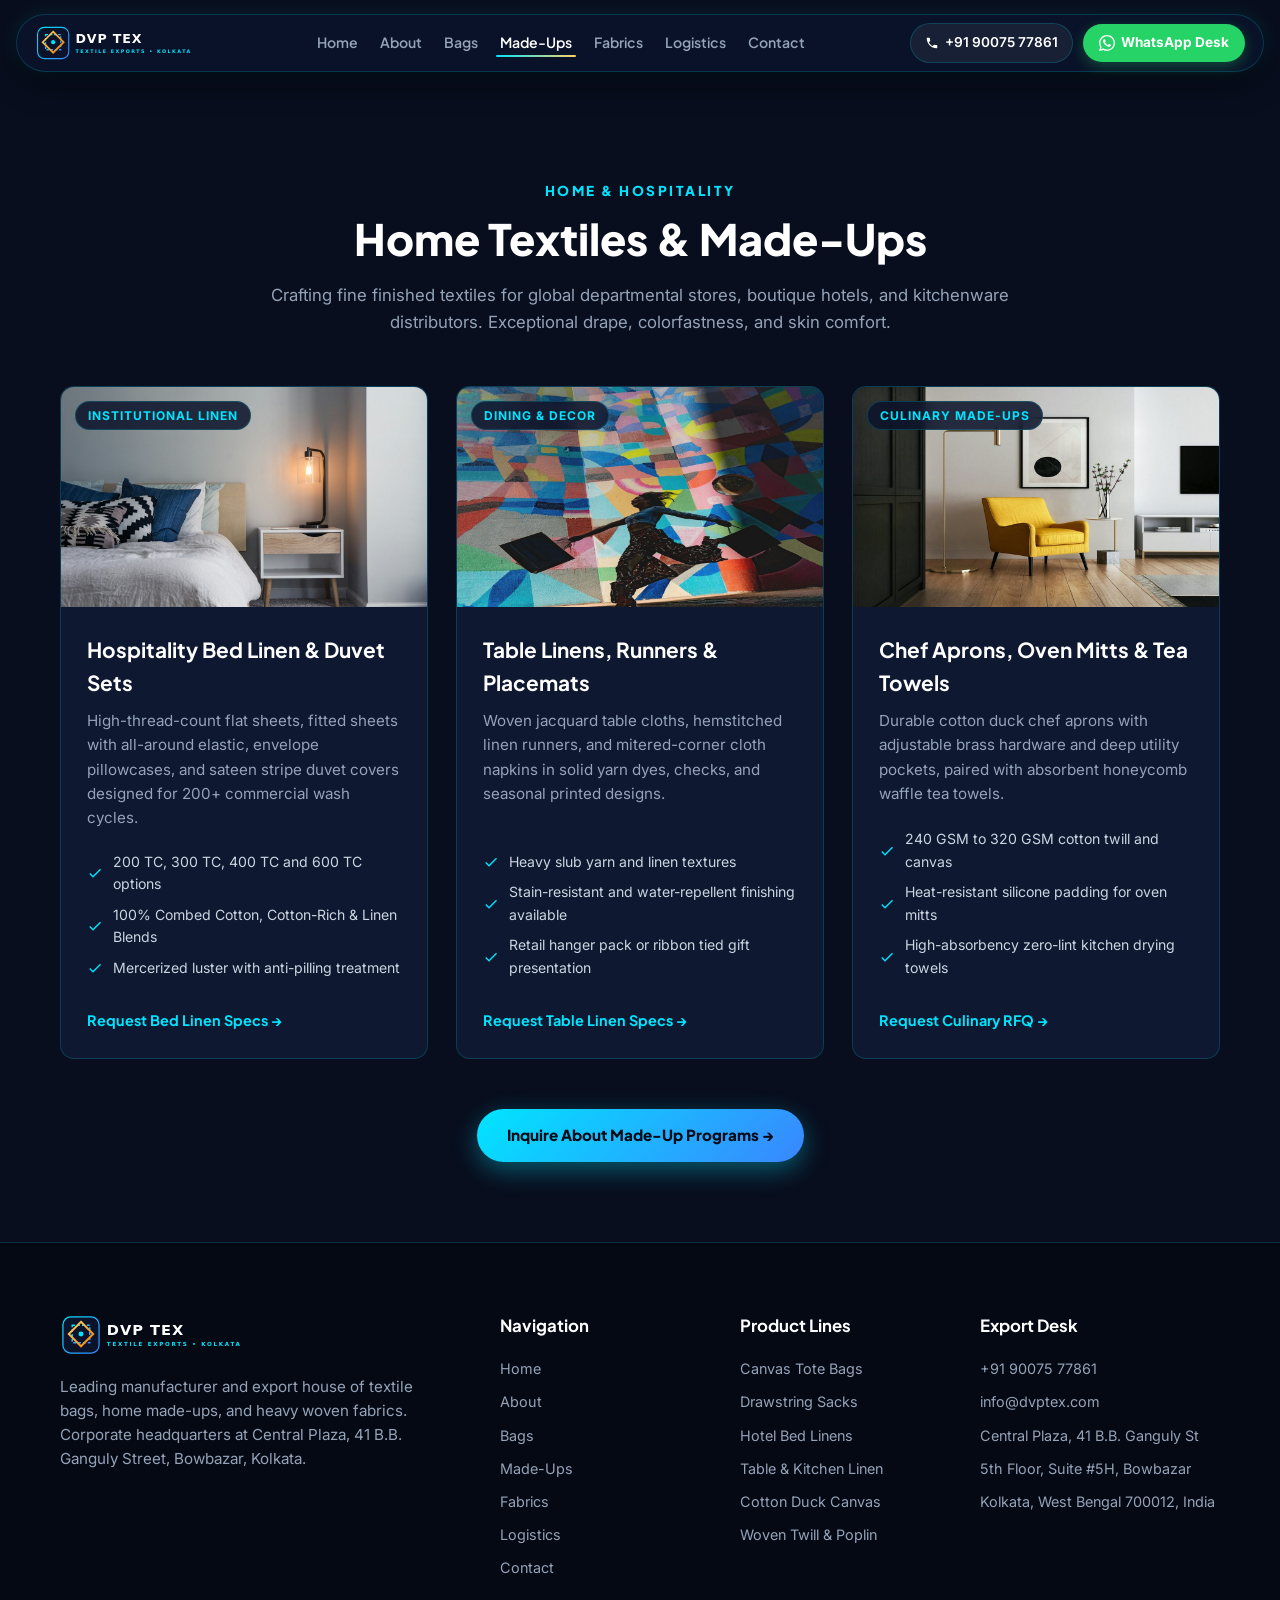
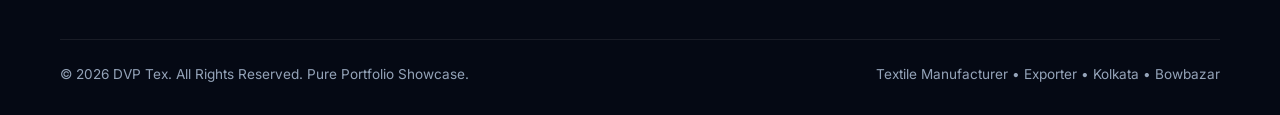
<file: made-ups.html>
<!DOCTYPE html>
<html lang="en">
<head>
  <meta charset="UTF-8">
  <meta name="viewport" content="width=device-width, initial-scale=1.0">
  <title>Home Textiles &amp; Hospitality Made-Ups | DVP Tex Kolkata</title>
  <meta name="description" content="Export-grade home textiles, hotel bed linens, percale duvets, decorative table runners, and commercial kitchen made-ups manufactured in Kolkata by DVP Tex.">
  <link rel="icon" type="image/svg+xml" href="assets/images/favicon.svg">
  <link rel="icon" type="image/png" sizes="32x32" href="assets/images/favicon-32x32.png">
  <link rel="apple-touch-icon" href="assets/images/apple-touch-icon.png">
  <link rel="preconnect" href="https://fonts.googleapis.com">
  <link rel="preconnect" href="https://fonts.gstatic.com" crossorigin>
  <link href="https://fonts.googleapis.com/css2?family=Plus+Jakarta+Sans:wght@600;700;800;900&family=Inter:wght@400;500;600;700&display=swap" rel="stylesheet">
  <link rel="stylesheet" href="style.css">
</head>
<body>

  <!-- TheDivine Floating Pill Navbar -->
  <header class="nav-header-wrapper">
    <nav class="the-divine-nav" aria-label="Main Navigation">
      <a href="index.html" class="nav-brand">
        <img src="assets/images/logo.svg" alt="DVP Tex Logo">
      </a>
      <ul class="nav-links">
        <li><a href="index.html" class="nav-link">Home</a></li>
        <li><a href="about.html" class="nav-link">About</a></li>
        <li><a href="bags.html" class="nav-link">Bags</a></li>
        <li><a href="made-ups.html" class="nav-link active">Made-Ups</a></li>
        <li><a href="fabrics.html" class="nav-link">Fabrics</a></li>
        <li><a href="export.html" class="nav-link">Logistics</a></li>
        <li><a href="contact.html" class="nav-link">Contact</a></li>
      </ul>
      <div class="nav-actions">
        <a href="tel:+919007577861" class="btn-nav-call" title="Call DVP Tex">
          <svg width="14" height="14" viewBox="0 0 24 24" fill="currentColor"><path d="M20 15.5c-1.2 0-2.4-.2-3.6-.6-.3-.1-.7 0-1 .2l-2.2 2.2c-2.8-1.4-5.1-3.8-6.6-6.6l2.2-2.2c.3-.3.4-.7.2-1-.4-1.1-.6-2.3-.6-3.5 0-.6-.4-1-1-1H4c-.6 0-1 .4-1 1 0 9.4 7.6 17 17 17 .6 0 1-.4 1-1v-3.5c0-.6-.4-1-1-1z"/></svg>
          +91 90075 77861
        </a>
        <a href="https://wa.me/919007577861?text=Hello%20DVP%20Tex!%20We%20would%20like%20to%20inquire%20about%20Home%20Textile%20Made-Ups." target="_blank" rel="noopener noreferrer" class="btn-nav-wa" title="WhatsApp Export Desk">
          <svg class="wa-icon-white" viewBox="0 0 24 24"><path d="M.057 24l1.687-6.163c-1.041-1.804-1.588-3.849-1.587-5.946.003-6.556 5.338-11.891 11.893-11.891 3.181.001 6.167 1.24 8.413 3.488 2.245 2.248 3.481 5.236 3.48 8.414-.003 6.557-5.338 11.892-11.893 11.892-1.99-.001-3.951-.5-5.688-1.448l-6.305 1.654zm6.597-3.807c1.676.995 3.276 1.591 5.392 1.592 5.448 0 9.886-4.434 9.889-9.885.002-5.462-4.415-9.89-9.881-9.892-5.452 0-9.887 4.434-9.889 9.884-.001 2.225.651 3.891 1.746 5.634l-.999 3.648 3.742-.981zm11.387-5.464c-.074-.124-.272-.198-.57-.347-.297-.149-1.758-.868-2.031-.967-.272-.099-.47-.149-.669.149-.198.297-.768.967-.941 1.165-.173.198-.347.223-.644.074-.297-.149-1.255-.462-2.39-1.475-.883-.788-1.48-1.761-1.653-2.059-.173-.297-.018-.458.13-.606.134-.133.297-.347.446-.521.151-.172.2-.296.3-.495.099-.198.05-.372-.025-.521-.075-.148-.669-1.611-.916-2.206-.242-.579-.487-.501-.669-.51l-.57-.01c-.198 0-.52.074-.792.372s-1.04 1.016-1.04 2.479 1.065 2.876 1.213 3.074c.149.198 2.095 3.2 5.076 4.487.709.306 1.263.489 1.694.626.712.226 1.36.194 1.872.118.571-.085 1.758-.719 2.006-1.413.248-.695.248-1.29.173-1.414z"/></svg>
        WhatsApp Desk
      </a>
      <button class="mobile-nav-toggle" aria-label="Toggle navigation">
        <svg width="24" height="24" viewBox="0 0 24 24" stroke="currentColor" stroke-width="2" fill="none"><path d="M4 6h16M4 12h16M4 18h16"/></svg>
      </button>
    </div>
  </nav>
</header>

<!-- Mobile Drawer -->
<div class="mobile-nav-drawer">
  <a href="index.html" class="nav-link">Home</a>
  <a href="about.html" class="nav-link">About</a>
  <a href="bags.html" class="nav-link">Bags</a>
  <a href="made-ups.html" class="nav-link active">Made-Ups</a>
  <a href="fabrics.html" class="nav-link">Fabrics</a>
  <a href="export.html" class="nav-link">Logistics</a>
  <a href="contact.html" class="nav-link">Contact</a>
</div>

<main style="padding-top: 100px;">
  <section class="section">
    <div class="container">
      <div class="section-header">
        <span class="section-subtitle">Home &amp; Hospitality</span>
        <h1 class="section-title">Home Textiles &amp; Made-Ups</h1>
        <p class="section-desc">
          Crafting fine finished textiles for global departmental stores, boutique hotels, and kitchenware distributors. Exceptional drape, colorfastness, and skin comfort.
        </p>
      </div>

      <div class="cards-grid">
        <!-- Made-Up 1: Hospitality Bed Linen -->
        <div class="card-luxury">
          <div class="card-img-wrap">
            <img src="assets/images/luxury-bed-linens.jpg" alt="Hotel Percale Bed Linens" loading="lazy">
            <span class="card-badge">Institutional Linen</span>
          </div>
          <div class="card-body">
            <h3 class="card-title">Hospitality Bed Linen &amp; Duvet Sets</h3>
            <p class="card-desc">
              High-thread-count flat sheets, fitted sheets with all-around elastic, envelope pillowcases, and sateen stripe duvet covers designed for 200+ commercial wash cycles.
            </p>
            <ul class="card-features">
              <li><svg viewBox="0 0 24 24"><path d="M9 16.17L4.83 12l-1.42 1.41L9 19 21 7l-1.41-1.41z"/></svg> 200 TC, 300 TC, 400 TC and 600 TC options</li>
              <li><svg viewBox="0 0 24 24"><path d="M9 16.17L4.83 12l-1.42 1.41L9 19 21 7l-1.41-1.41z"/></svg> 100% Combed Cotton, Cotton-Rich &amp; Linen Blends</li>
              <li><svg viewBox="0 0 24 24"><path d="M9 16.17L4.83 12l-1.42 1.41L9 19 21 7l-1.41-1.41z"/></svg> Mercerized luster with anti-pilling treatment</li>
            </ul>
            <a href="contact.html" class="card-cta">Request Bed Linen Specs &rarr;</a>
          </div>
        </div>

        <!-- Made-Up 2: Table Linens -->
        <div class="card-luxury">
          <div class="card-img-wrap">
            <img src="assets/images/table-linen-madeups.jpg" alt="Decorative Table Runners and Napkins" loading="lazy">
            <span class="card-badge">Dining &amp; Decor</span>
          </div>
          <div class="card-body">
            <h3 class="card-title">Table Linens, Runners &amp; Placemats</h3>
            <p class="card-desc">
              Woven jacquard table cloths, hemstitched linen runners, and mitered-corner cloth napkins in solid yarn dyes, checks, and seasonal printed designs.
            </p>
            <ul class="card-features">
              <li><svg viewBox="0 0 24 24"><path d="M9 16.17L4.83 12l-1.42 1.41L9 19 21 7l-1.41-1.41z"/></svg> Heavy slub yarn and linen textures</li>
              <li><svg viewBox="0 0 24 24"><path d="M9 16.17L4.83 12l-1.42 1.41L9 19 21 7l-1.41-1.41z"/></svg> Stain-resistant and water-repellent finishing available</li>
              <li><svg viewBox="0 0 24 24"><path d="M9 16.17L4.83 12l-1.42 1.41L9 19 21 7l-1.41-1.41z"/></svg> Retail hanger pack or ribbon tied gift presentation</li>
            </ul>
            <a href="contact.html" class="card-cta">Request Table Linen Specs &rarr;</a>
          </div>
        </div>

        <!-- Made-Up 3: Kitchen Textiles -->
        <div class="card-luxury">
          <div class="card-img-wrap">
            <img src="assets/images/textile-craftsmanship-detail.jpg" alt="Kitchen Aprons and Tea Towels" loading="lazy">
            <span class="card-badge">Culinary Made-Ups</span>
          </div>
          <div class="card-body">
            <h3 class="card-title">Chef Aprons, Oven Mitts &amp; Tea Towels</h3>
            <p class="card-desc">
              Durable cotton duck chef aprons with adjustable brass hardware and deep utility pockets, paired with absorbent honeycomb waffle tea towels.
            </p>
            <ul class="card-features">
              <li><svg viewBox="0 0 24 24"><path d="M9 16.17L4.83 12l-1.42 1.41L9 19 21 7l-1.41-1.41z"/></svg> 240 GSM to 320 GSM cotton twill and canvas</li>
              <li><svg viewBox="0 0 24 24"><path d="M9 16.17L4.83 12l-1.42 1.41L9 19 21 7l-1.41-1.41z"/></svg> Heat-resistant silicone padding for oven mitts</li>
              <li><svg viewBox="0 0 24 24"><path d="M9 16.17L4.83 12l-1.42 1.41L9 19 21 7l-1.41-1.41z"/></svg> High-absorbency zero-lint kitchen drying towels</li>
            </ul>
            <a href="contact.html" class="card-cta">Request Culinary RFQ &rarr;</a>
          </div>
        </div>
      </div>

      <div style="text-align: center; margin-top: 50px;">
        <a href="contact.html" class="btn-primary">Inquire About Made-Up Programs &rarr;</a>
      </div>
    </div>
  </section>
</main>

<!-- Footer -->
<footer class="site-footer">
  <div class="container">
    <div class="footer-grid">
      <div class="footer-brand">
        <img src="assets/images/logo.svg" alt="DVP Tex Kolkata">
        <p>
          Leading manufacturer and export house of textile bags, home made-ups, and heavy woven fabrics. Corporate headquarters at Central Plaza, 41 B.B. Ganguly Street, Bowbazar, Kolkata.
        </p>
      </div>
      <div class="footer-col">
        <h4>Navigation</h4>
        <ul>
          <li><a href="index.html">Home</a></li>
          <li><a href="about.html">About</a></li>
          <li><a href="bags.html">Bags</a></li>
          <li><a href="made-ups.html">Made-Ups</a></li>
          <li><a href="fabrics.html">Fabrics</a></li>
          <li><a href="export.html">Logistics</a></li>
          <li><a href="contact.html">Contact</a></li>
        </ul>
      </div>
      <div class="footer-col">
        <h4>Product Lines</h4>
        <ul>
          <li><a href="bags.html">Canvas Tote Bags</a></li>
          <li><a href="bags.html">Drawstring Sacks</a></li>
          <li><a href="made-ups.html">Hotel Bed Linens</a></li>
          <li><a href="made-ups.html">Table &amp; Kitchen Linen</a></li>
          <li><a href="fabrics.html">Cotton Duck Canvas</a></li>
          <li><a href="fabrics.html">Woven Twill &amp; Poplin</a></li>
        </ul>
      </div>
      <div class="footer-col">
        <h4>Export Desk</h4>
        <ul>
          <li><a href="tel:+919007577861">+91 90075 77861</a></li>
          <li><a href="mailto:info@dvptex.com">info@dvptex.com</a></li>
          <li>Central Plaza, 41 B.B. Ganguly St</li>
          <li>5th Floor, Suite #5H, Bowbazar</li>
          <li>Kolkata, West Bengal 700012, India</li>
        </ul>
      </div>
    </div>

    <div class="footer-bottom">
      <p>&copy; 2026 DVP Tex. All Rights Reserved. Pure Portfolio Showcase.</p>
      <p>Textile Manufacturer &bull; Exporter &bull; Kolkata &bull; Bowbazar</p>
    </div>
  </div>
</footer>

<script src="main.js"></script>
</body>
</html>
</file>
<file: style.css>
:root {
  --bg-dark: #080e1e;
  --bg-card: #0e1830;
  --bg-card-hover: #142244;
  --border-color: rgba(0, 229, 255, 0.18);
  --border-glow: rgba(0, 229, 255, 0.45);
  --text-main: #f1f5f9;
  --text-muted: #94a3b8;
  --accent-cyan: #00e5ff;
  --accent-blue: #3a86ff;
  --accent-gold: #ffd166;
  --font-heading: 'Plus Jakarta Sans', system-ui, -apple-system, sans-serif;
  --font-body: 'Inter', system-ui, -apple-system, sans-serif;
  --radius-sm: 8px;
  --radius-md: 14px;
  --radius-lg: 20px;
}

* {
  margin: 0;
  padding: 0;
  box-sizing: border-box;
}

html, body {
  width: 100%;
  overflow-x: hidden;
  background-color: var(--bg-dark);
  color: var(--text-main);
  font-family: var(--font-body);
  line-height: 1.6;
  -webkit-font-smoothing: antialiased;
}

img, video {
  max-width: 100%;
  height: auto;
  display: block;
}

a {
  text-decoration: none;
  color: inherit;
  transition: all 0.25s ease;
}

/* Container */
.container {
  width: 100%;
  max-width: 1200px;
  margin: 0 auto;
  padding: 0 20px;
  box-sizing: border-box;
}

/* TheDivine Floating Pill Navbar */
.nav-header-wrapper {
  position: fixed;
  top: 14px;
  left: 0;
  width: 100%;
  display: flex;
  justify-content: center;
  z-index: 1000;
  pointer-events: none;
  padding: 0 16px;
  box-sizing: border-box;
}

.the-divine-nav {
  pointer-events: auto;
  display: flex;
  align-items: center;
  justify-content: space-between;
  width: 100%;
  max-width: 1140px;
  background: rgba(11, 19, 43, 0.90);
  backdrop-filter: blur(16px);
  -webkit-backdrop-filter: blur(16px);
  border: 1px solid var(--border-color);
  border-radius: 9999px;
  padding: 8px 18px;
  box-shadow: 0 10px 30px rgba(0, 0, 0, 0.6), 0 0 20px rgba(0, 229, 255, 0.12);
  transition: all 0.3s ease;
}

.nav-brand {
  display: flex;
  align-items: center;
  gap: 10px;
}

.nav-brand img {
  height: 38px;
  width: auto;
}

.nav-links {
  display: flex;
  align-items: center;
  list-style: none;
  gap: 22px;
}

.nav-link {
  font-family: var(--font-heading);
  font-size: 0.9rem;
  font-weight: 600;
  color: var(--text-muted);
  position: relative;
  padding: 6px 2px;
}

.nav-link:hover, .nav-link.active {
  color: #ffffff;
}

.nav-link.active::after {
  content: '';
  position: absolute;
  bottom: 0;
  left: 0;
  width: 100%;
  height: 2px;
  background: linear-gradient(90deg, var(--accent-cyan), var(--accent-gold));
  border-radius: 2px;
}

.nav-actions {
  display: flex;
  align-items: center;
  gap: 12px;
}

.btn-nav-call {
  display: inline-flex;
  align-items: center;
  gap: 6px;
  background: rgba(255, 255, 255, 0.06);
  border: 1px solid var(--border-color);
  color: #fff;
  padding: 8px 14px;
  border-radius: 9999px;
  font-size: 0.85rem;
  font-weight: 600;
}

.btn-nav-call:hover {
  background: rgba(0, 229, 255, 0.15);
  border-color: var(--accent-cyan);
}

.btn-nav-wa {
  display: inline-flex;
  align-items: center;
  gap: 6px;
  background: #25D366;
  color: #ffffff;
  padding: 8px 16px;
  border-radius: 9999px;
  font-size: 0.85rem;
  font-weight: 700;
  box-shadow: 0 4px 14px rgba(37, 211, 102, 0.3);
}

.btn-nav-wa:hover {
  background: #20ba59;
  transform: translateY(-1px);
}

.wa-icon-white {
  width: 16px;
  height: 16px;
  fill: #ffffff;
}

.mobile-nav-toggle {
  display: none;
  background: transparent;
  border: none;
  color: #fff;
  cursor: pointer;
  padding: 4px;
}

/* Mobile Drawer */
.mobile-nav-drawer {
  display: none;
  position: fixed;
  top: 72px;
  left: 16px;
  right: 16px;
  background: rgba(11, 19, 43, 0.98);
  border: 1px solid var(--border-color);
  border-radius: var(--radius-lg);
  padding: 20px;
  z-index: 999;
  box-shadow: 0 20px 40px rgba(0,0,0,0.8);
  flex-direction: column;
  gap: 12px;
}

.mobile-nav-drawer.open {
  display: flex;
}

.mobile-nav-drawer .nav-link {
  font-size: 1.05rem;
  padding: 10px 0;
  border-bottom: 1px solid rgba(255,255,255,0.05);
}

/* Hero Section */
.hero-wrapper {
  position: relative;
  width: 100%;
  height: 92vh;
  min-height: 600px;
  max-height: 850px;
  display: flex;
  align-items: center;
  justify-content: center;
  overflow: hidden;
  background: #000;
}

.hero-video-bg {
  position: absolute;
  top: 0;
  left: 0;
  width: 100%;
  height: 100%;
  object-fit: cover;
  opacity: 0.38;
  z-index: 1;
}

.hero-overlay {
  position: absolute;
  inset: 0;
  background: linear-gradient(180deg, rgba(8, 14, 30, 0.75) 0%, rgba(8, 14, 30, 0.4) 50%, rgba(8, 14, 30, 0.95) 100%);
  z-index: 2;
}

.hero-content {
  position: relative;
  z-index: 3;
  text-align: center;
  max-width: 900px;
  padding: 0 20px;
}

.hero-badge {
  display: inline-flex;
  align-items: center;
  gap: 8px;
  background: rgba(0, 229, 255, 0.12);
  border: 1px solid var(--border-color);
  color: var(--accent-cyan);
  padding: 6px 18px;
  border-radius: 9999px;
  font-size: 0.85rem;
  font-weight: 700;
  letter-spacing: 1px;
  text-transform: uppercase;
  margin-bottom: 22px;
}

.hero-title {
  font-family: var(--font-heading);
  font-size: clamp(2.2rem, 5vw, 4rem);
  font-weight: 900;
  line-height: 1.15;
  color: #ffffff;
  margin-bottom: 20px;
}

.hero-title .typewriter-target {
  background: linear-gradient(90deg, var(--accent-cyan), var(--accent-gold));
  -webkit-background-clip: text;
  -webkit-text-fill-color: transparent;
  display: inline-block;
  min-width: 180px;
}

.hero-subtitle {
  font-size: clamp(1rem, 2vw, 1.25rem);
  color: var(--text-muted);
  max-width: 740px;
  margin: 0 auto 32px;
}

.hero-cta-group {
  display: flex;
  align-items: center;
  justify-content: center;
  gap: 16px;
  flex-wrap: wrap;
}

.btn-primary {
  display: inline-flex;
  align-items: center;
  gap: 8px;
  background: linear-gradient(135deg, var(--accent-cyan), var(--accent-blue));
  color: #060b18;
  font-family: var(--font-heading);
  font-weight: 800;
  font-size: 0.95rem;
  padding: 14px 30px;
  border-radius: 9999px;
  box-shadow: 0 8px 24px rgba(0, 229, 255, 0.35);
  transition: all 0.3s ease;
  border: none;
  cursor: pointer;
}

.btn-primary:hover {
  transform: translateY(-2px);
  box-shadow: 0 12px 28px rgba(0, 229, 255, 0.5);
}

.btn-secondary {
  display: inline-flex;
  align-items: center;
  gap: 8px;
  background: rgba(255, 255, 255, 0.05);
  border: 1px solid var(--border-color);
  color: #ffffff;
  font-family: var(--font-heading);
  font-weight: 700;
  font-size: 0.95rem;
  padding: 14px 28px;
  border-radius: 9999px;
  transition: all 0.3s ease;
}

.btn-secondary:hover {
  background: rgba(255, 255, 255, 0.12);
  border-color: #ffffff;
}

/* Counter Bar */
.counter-bar-wrapper {
  background: var(--bg-card);
  border-top: 1px solid var(--border-color);
  border-bottom: 1px solid var(--border-color);
  padding: 36px 0;
}

.counter-grid {
  display: grid;
  grid-template-columns: repeat(auto-fit, minmax(200px, 1fr));
  gap: 24px;
  text-align: center;
}

.counter-item h3 {
  font-family: var(--font-heading);
  font-size: 2.6rem;
  font-weight: 900;
  color: #ffffff;
  margin-bottom: 4px;
}

.counter-item h3 .counter-val {
  background: linear-gradient(90deg, var(--accent-cyan), var(--accent-gold));
  -webkit-background-clip: text;
  -webkit-text-fill-color: transparent;
}

.counter-item p {
  font-size: 0.9rem;
  color: var(--text-muted);
  font-weight: 600;
  text-transform: uppercase;
  letter-spacing: 1px;
}

/* Sections */
.section {
  padding: 80px 0;
}

.section-header {
  text-align: center;
  max-width: 740px;
  margin: 0 auto 50px;
}

.section-subtitle {
  font-family: var(--font-heading);
  font-size: 0.85rem;
  font-weight: 800;
  color: var(--accent-cyan);
  text-transform: uppercase;
  letter-spacing: 2.5px;
  display: block;
  margin-bottom: 10px;
}

.section-title {
  font-family: var(--font-heading);
  font-size: clamp(1.8rem, 3.5vw, 2.7rem);
  font-weight: 800;
  color: #ffffff;
  line-height: 1.25;
  margin-bottom: 16px;
}

.section-desc {
  font-size: 1.05rem;
  color: var(--text-muted);
}

/* Cards Grid */
.cards-grid {
  display: grid;
  grid-template-columns: repeat(auto-fit, minmax(320px, 1fr));
  gap: 28px;
}

.card-luxury {
  background: var(--bg-card);
  border: 1px solid var(--border-color);
  border-radius: var(--radius-md);
  overflow: hidden;
  transition: all 0.3s ease;
  display: flex;
  flex-direction: column;
}

.card-luxury:hover {
  transform: translateY(-4px);
  border-color: var(--border-glow);
  box-shadow: 0 16px 36px rgba(0, 229, 255, 0.12);
}

.card-img-wrap {
  position: relative;
  width: 100%;
  height: 220px;
  overflow: hidden;
}

.card-img-wrap img {
  width: 100%;
  height: 100%;
  object-fit: cover;
  transition: transform 0.5s ease;
}

.card-luxury:hover .card-img-wrap img {
  transform: scale(1.05);
}

.card-badge {
  position: absolute;
  top: 14px;
  left: 14px;
  background: rgba(11, 19, 43, 0.85);
  backdrop-filter: blur(8px);
  border: 1px solid var(--border-color);
  color: var(--accent-cyan);
  padding: 4px 12px;
  border-radius: 9999px;
  font-size: 0.75rem;
  font-weight: 700;
  text-transform: uppercase;
  letter-spacing: 1px;
}

.card-body {
  padding: 26px;
  display: flex;
  flex-direction: column;
  flex-grow: 1;
}

.card-title {
  font-family: var(--font-heading);
  font-size: 1.3rem;
  font-weight: 700;
  color: #ffffff;
  margin-bottom: 10px;
}

.card-desc {
  font-size: 0.95rem;
  color: var(--text-muted);
  margin-bottom: 20px;
  flex-grow: 1;
}

.card-features {
  list-style: none;
  margin-bottom: 22px;
}

.card-features li {
  display: flex;
  align-items: center;
  gap: 10px;
  font-size: 0.88rem;
  color: #cbd5e1;
  margin-bottom: 8px;
}

.card-features li svg {
  width: 16px;
  height: 16px;
  fill: var(--accent-cyan);
  flex-shrink: 0;
}

.card-cta {
  display: inline-flex;
  align-items: center;
  gap: 6px;
  color: var(--accent-cyan);
  font-family: var(--font-heading);
  font-weight: 700;
  font-size: 0.9rem;
}

.card-cta:hover {
  color: #ffffff;
  gap: 10px;
}

/* Interactive RFQ Estimator Widget */
.estimator-widget {
  background: linear-gradient(135deg, #0e1830 0%, #132244 100%);
  border: 1px solid var(--border-color);
  border-radius: var(--radius-lg);
  padding: 40px;
  box-shadow: 0 20px 50px rgba(0,0,0,0.5);
  box-sizing: border-box;
}

.estimator-grid {
  display: grid;
  grid-template-columns: repeat(auto-fit, minmax(260px, 1fr));
  gap: 24px;
  margin-bottom: 30px;
}

.est-field {
  display: flex;
  flex-direction: column;
  gap: 8px;
}

.est-field label {
  font-size: 0.88rem;
  font-weight: 700;
  color: #cbd5e1;
  text-transform: uppercase;
  letter-spacing: 1px;
}

.est-field select, .est-field input {
  background: #18284e;
  border: 1px solid var(--border-color);
  color: #ffffff;
  padding: 12px 16px;
  border-radius: var(--radius-sm);
  font-family: var(--font-body);
  font-size: 0.95rem;
  outline: none;
}

.est-field select:focus, .est-field input:focus {
  border-color: var(--accent-cyan);
}

.estimator-output {
  background: rgba(0, 229, 255, 0.05);
  border: 1px dashed var(--accent-cyan);
  border-radius: var(--radius-md);
  padding: 24px;
  display: flex;
  align-items: center;
  justify-content: space-between;
  gap: 20px;
  flex-wrap: wrap;
}

.est-specs {
  flex: 1;
  min-width: 240px;
  word-break: break-word;
}

.est-specs h4 {
  font-family: var(--font-heading);
  font-size: 1.25rem;
  color: #ffffff;
  margin-bottom: 6px;
}

.est-specs p {
  color: var(--text-muted);
  font-size: 0.9rem;
}

/* Footer */
.site-footer {
  background: #050914;
  border-top: 1px solid var(--border-color);
  padding: 70px 0 30px;
}

.footer-grid {
  display: grid;
  grid-template-columns: 2fr 1fr 1fr 1.2fr;
  gap: 40px;
  margin-bottom: 50px;
}

.footer-brand img {
  height: 44px;
  margin-bottom: 18px;
}

.footer-brand p {
  color: var(--text-muted);
  font-size: 0.95rem;
  line-height: 1.6;
  max-width: 380px;
}

.footer-col h4 {
  font-family: var(--font-heading);
  font-size: 1.05rem;
  font-weight: 700;
  color: #ffffff;
  margin-bottom: 18px;
}

.footer-col ul {
  list-style: none;
}

.footer-col ul li {
  margin-bottom: 10px;
  font-size: 0.9rem;
  color: var(--text-muted);
}

.footer-col ul li a:hover {
  color: var(--accent-cyan);
}

.footer-bottom {
  border-top: 1px solid rgba(255, 255, 255, 0.08);
  padding-top: 24px;
  display: flex;
  align-items: center;
  justify-content: space-between;
  font-size: 0.85rem;
  color: var(--text-muted);
  flex-wrap: wrap;
  gap: 12px;
}

/* Mobile Breakpoints & Safeguards */
@media (max-width: 992px) {
  .nav-links, .btn-nav-call {
    display: none;
  }
  .mobile-nav-toggle {
    display: block;
  }
  .footer-grid {
    grid-template-columns: 1fr 1fr;
  }
}

@media (max-width: 768px) {
  .section {
    padding: 50px 0;
  }
  .footer-grid {
    grid-template-columns: 1fr;
  }
  .estimator-widget {
    padding: 20px 14px;
  }
  .estimator-output {
    flex-direction: column;
    align-items: stretch;
  }
}

@media (max-width: 480px) {
  .container {
    padding: 0 14px;
  }
  .the-divine-nav {
    padding: 6px 12px;
  }
  .btn-nav-wa {
    padding: 6px 12px;
    font-size: 0.78rem;
  }
  .cards-grid {
    grid-template-columns: 1fr;
  }
  .counter-grid {
    grid-template-columns: 1fr 1fr;
  }
  .hero-wrapper {
    min-height: 520px;
  }
}

/* Anti-Wrapping & Pill Optimization Standard */
.nav-link, .nav-links a {
  white-space: nowrap !important;
  font-size: 0.88rem !important;
  padding: 6px 4px !important;
}
.nav-links {
  gap: 14px !important;
  flex-wrap: nowrap !important;
}
.the-divine-nav {
  max-width: 1240px !important;
  gap: 12px !important;
}
.btn-nav-call, .btn-nav-wa {
  white-space: nowrap !important;
  flex-shrink: 0 !important;
}

/* ABSOLUTE NO-WRAP & FLOATING PILL STANDARDS */
.nav-header-wrapper, .nav-pill-wrapper {
  padding: 0 16px !important;
}
.the-divine-nav, .nav-pill, .header-inner {
  max-width: 1300px !important;
  width: 100% !important;
  gap: 14px !important;
  box-sizing: border-box !important;
}
.nav-brand, .brand {
  flex-shrink: 0 !important;
}
.nav-brand img, .brand img {
  object-fit: contain !important;
}
.nav-links {
  gap: 14px !important;
  flex-shrink: 1 !important;
  list-style: none !important;
}
.nav-link, .nav-links a, .nav-links li a {
  white-space: nowrap !important;
  font-size: 0.88rem !important;
  word-break: keep-all !important;
}
.nav-actions, .nav-action {
  flex-shrink: 0 !important;
  display: flex !important;
  align-items: center !important;
  gap: 10px !important;
}
.btn-nav-call, .btn-nav-wa, .nav-btn, .btn-cta-pill {
  white-space: nowrap !important;
  flex-shrink: 0 !important;
  display: inline-flex !important;
  align-items: center !important;
  word-break: keep-all !important;
}
</file>
